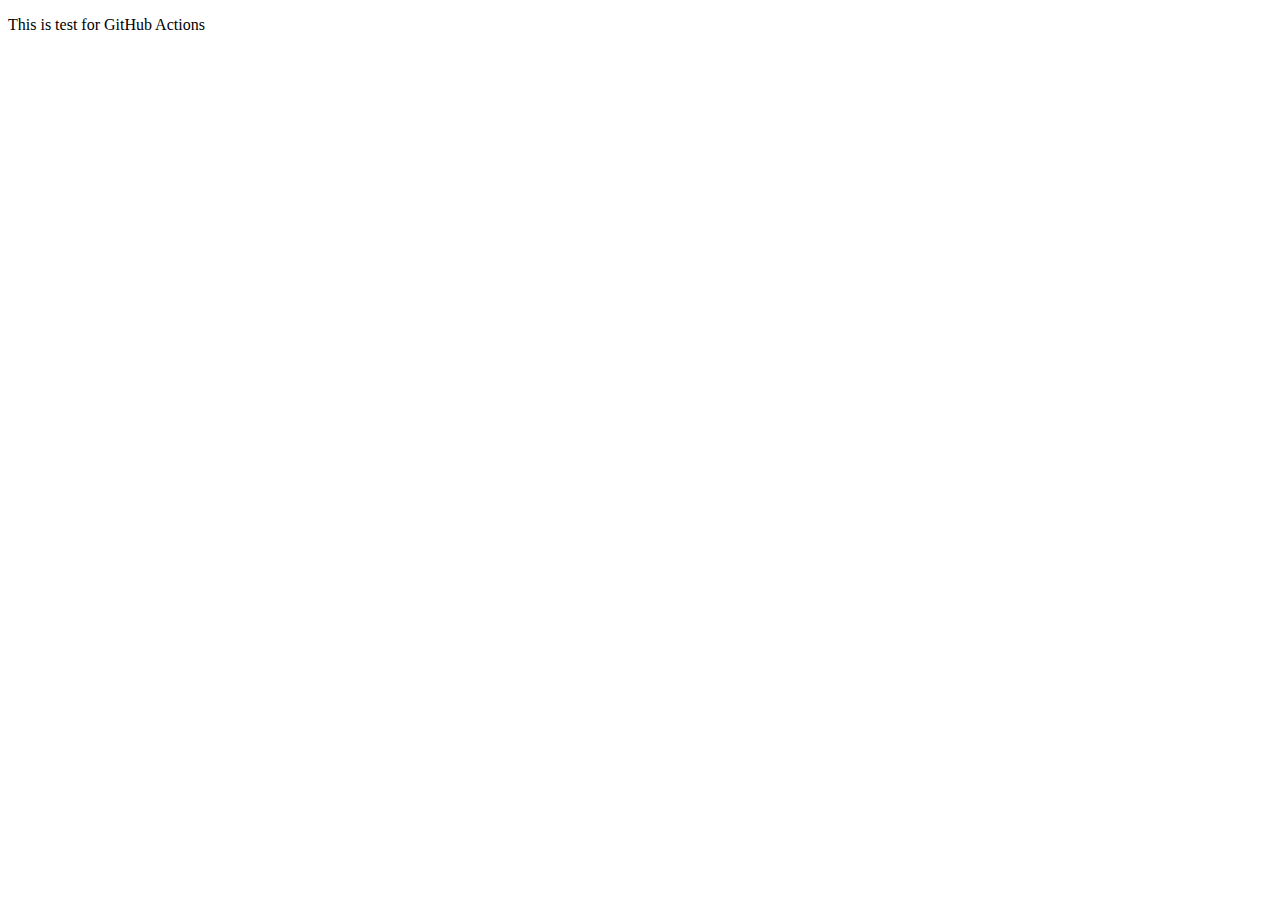
<file: test/index.html>
<!DOCTYPE html>
<html lang="en">
<head>
    <meta charset="UTF-8">
    <meta name="viewport" content="width=device-width, initial-scale=1.0">
    <title>Workflow  test</title>
</head>
<body>
    <p>This is test for GitHub Actions</p>
</body>
</html>
</file>
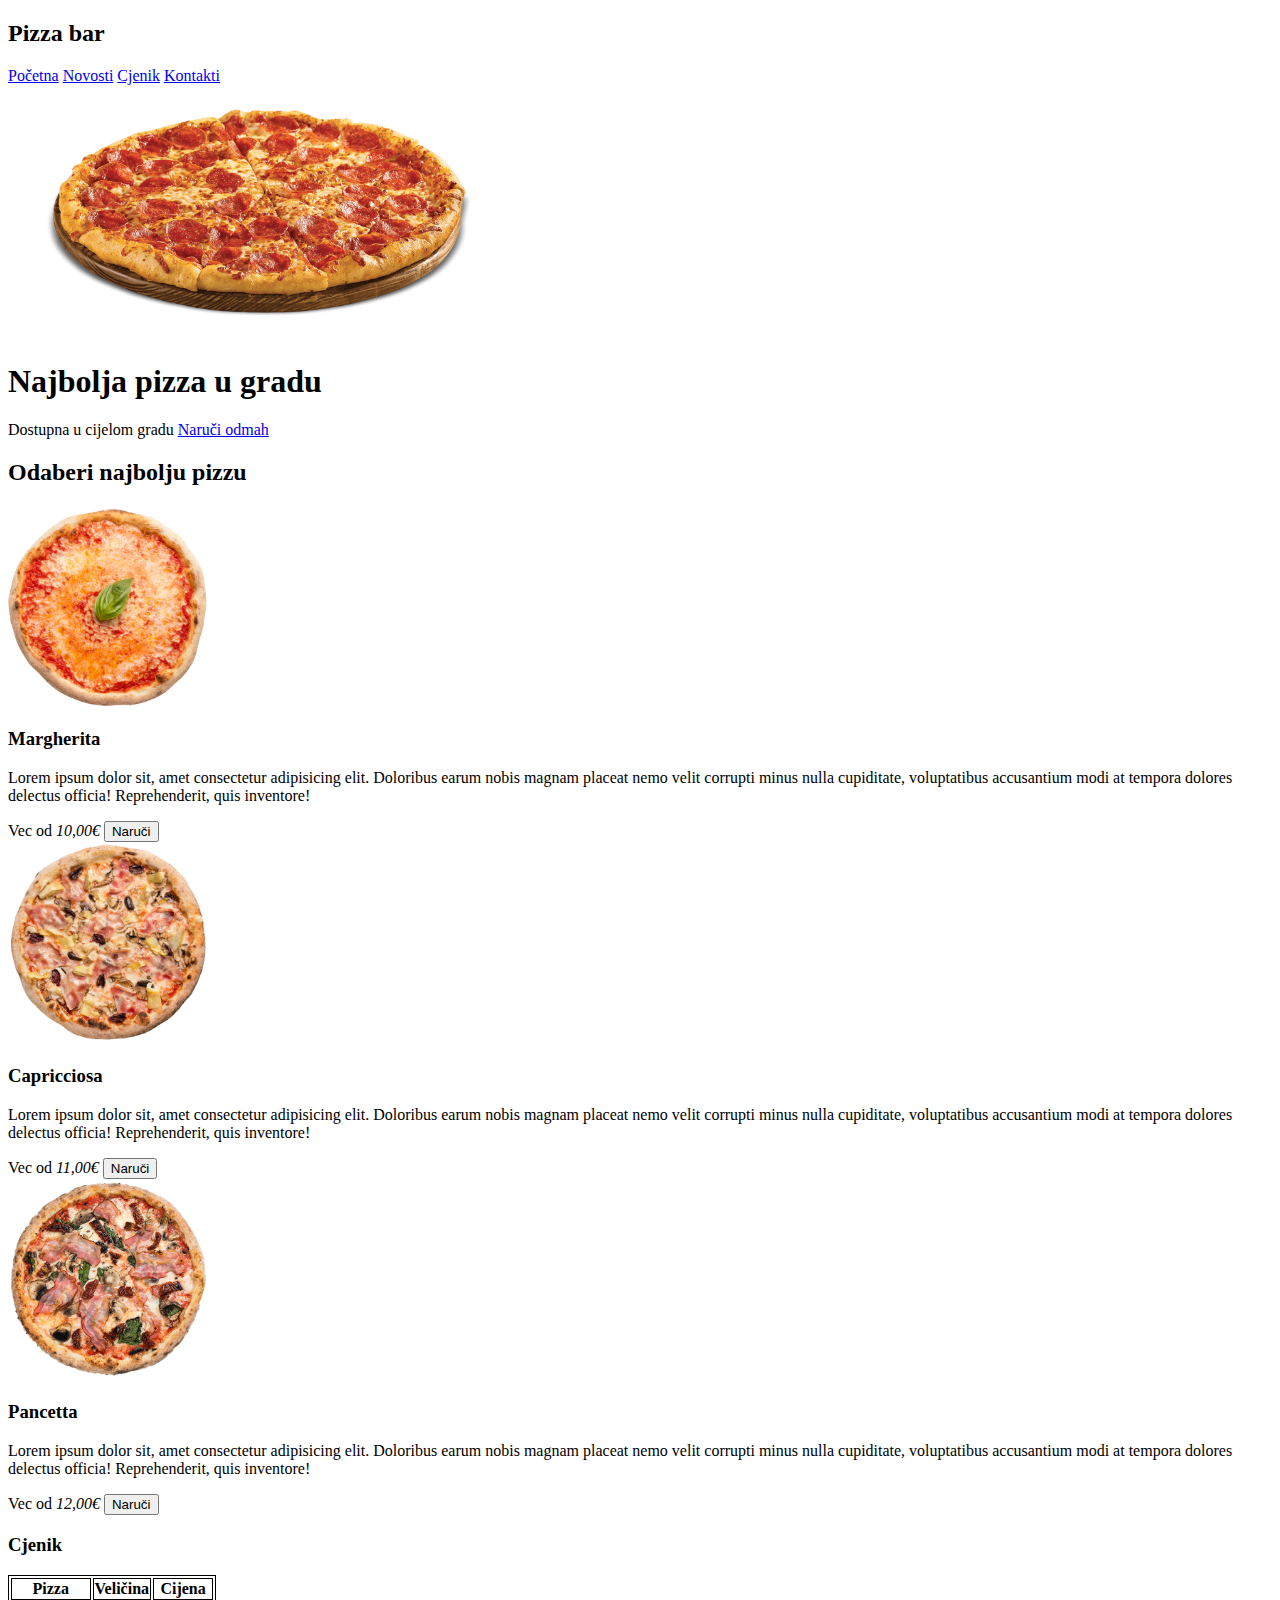
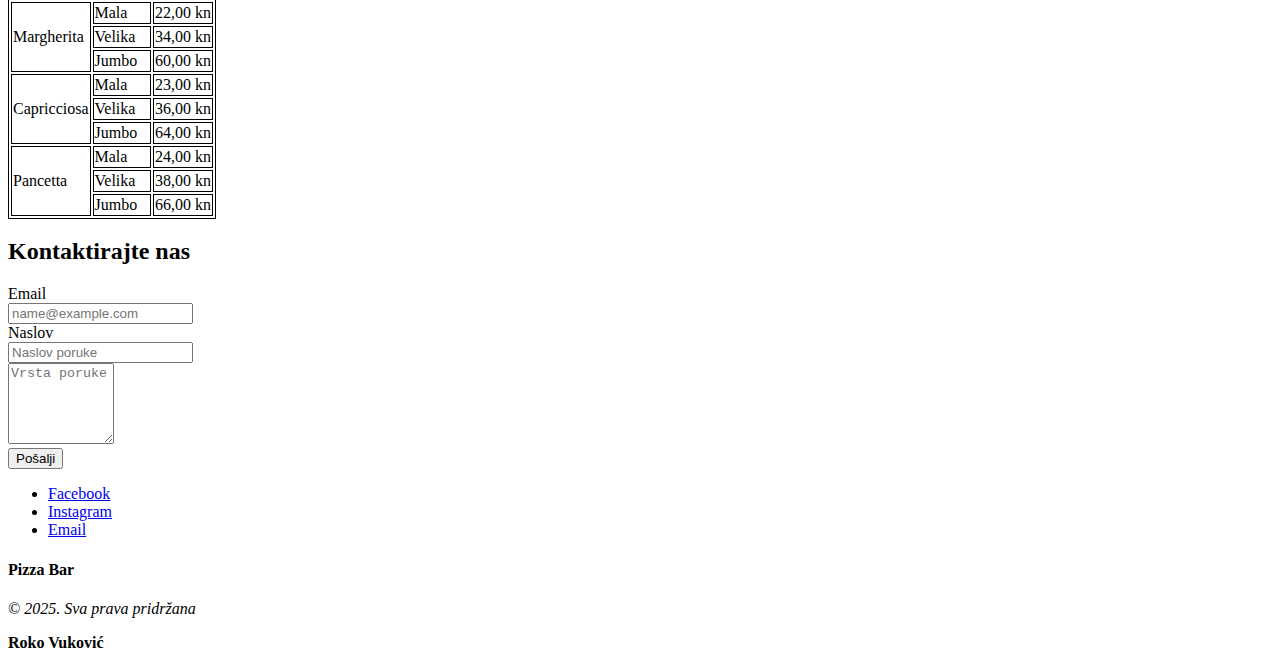
<file: Vjezba3/index.html>
<!DOCTYPE html>
<html lang="en">
<head>
    <meta charset="UTF-8">
    <meta name="viewport" content="width=device-width, initial-scale=1.0">
    <title>Vjezba 2</title>
</head>
    <body>
        <div class="container">
            <header>
                <h2>Pizza bar</h2>
                <nav>
                    <a href="#">Početna</a>
                    <a href="#">Novosti</a>
                    <a href="#">Cjenik</a>
                    <a href="#">Kontakti</a>
                </nav>
                <img src="./slike/Pizza-cover.png" alt="Pizza na stolu" style="width: 500px;">
                <section>
                    <h1>Najbolja pizza u gradu</h1>
                    <p>Dostupna u cijelom gradu <a href="#">Naruči odmah</a></p>
                </section>
            </header>
            <section id="akcija">
                <h2>Odaberi najbolju pizzu</h2>
                <div>
                    <article>
                        <img src="./slike/pizzas/margherita.png" alt="Margherita" width="200px" />
                        <h3>Margherita</h3>
                        <p>Lorem ipsum dolor sit, amet consectetur adipisicing elit. Doloribus earum nobis magnam placeat nemo velit corrupti minus nulla cupiditate, voluptatibus accusantium modi at tempora dolores delectus officia! Reprehenderit, quis inventore!</p>
                        <span>Vec od <em>10,00€</em></span>
                        <button>Naruči</button>
                    </article>
                    <article>
                        <img src="./slike/pizzas/capricciosa.png" alt="Capricciosa" width="200px" />
                        <h3>Capricciosa</h3>
                        <p>Lorem ipsum dolor sit, amet consectetur adipisicing elit. Doloribus earum nobis magnam placeat nemo velit corrupti minus nulla cupiditate, voluptatibus accusantium modi at tempora dolores delectus officia! Reprehenderit, quis inventore!</p>
                        <span>Vec od <em>11,00€</em></span>
                        <button>Naruči</button>
                    </article>
                    <article>
                        <img src="./slike/pizzas/pancetta.png" alt="Pancetta" width="200px" />
                        <h3>Pancetta</h3>
                        <p>Lorem ipsum dolor sit, amet consectetur adipisicing elit. Doloribus earum nobis magnam placeat nemo velit corrupti minus nulla cupiditate, voluptatibus accusantium modi at tempora dolores delectus officia! Reprehenderit, quis inventore!</p>
                        <span>Vec od <em>12,00€</em></span>
                        <button>Naruči</button>
                    </article>
                </div>
            </section>
            <seciton id="cjenik">
                <h3>Cjenik</h3>
                <table style="border: 1px solid black;">
                    <tbody>
                        <tr style="border: 1px solid black;">
                            <th style="border: 1px solid black;">Pizza</th>
                            <th style="border: 1px solid black;">Veličina</th>
                            <th style="border: 1px solid black;">Cijena</th>
                        </tr>

                        <tr style="border: 1px solid black;">
                            <td rowspan="3" style="border: 1px solid black;">Margherita</td>
                            <td style="border: 1px solid black;">Mala</td>
                            <td style="border: 1px solid black;">22,00 kn</td>
                        </tr>
                        <tr style="border: 1px solid black;">
                            <td style="border: 1px solid black;">Velika</td>
                            <td style="border: 1px solid black;">34,00 kn</td>
                        </tr>
                        <tr style="border: 1px solid black;">
                            <td style="border: 1px solid black;">Jumbo</td>
                            <td style="border: 1px solid black;">60,00 kn</td>
                        </tr>

                        <tr style="border: 1px solid black;">
                            <td rowspan="3" style="border: 1px solid black;">Capricciosa</td>
                            <td style="border: 1px solid black;">Mala</td>
                            <td style="border: 1px solid black;">23,00 kn</td>
                        </tr>
                        <tr style="border: 1px solid black;">
                            <td style="border: 1px solid black;">Velika</td>
                            <td style="border: 1px solid black;">36,00 kn</td>
                        </tr>
                        <tr style="border: 1px solid black;">
                            <td style="border: 1px solid black;">Jumbo</td>
                            <td style="border: 1px solid black;">64,00 kn</td>
                        </tr>

                        <tr style="border: 1px solid black;">
                            <td rowspan="3" style="border: 1px solid black;">Pancetta</td>
                            <td style="border: 1px solid black;">Mala</td>
                            <td style="border: 1px solid black;">24,00 kn</td>
                        </tr>
                        <tr style="border: 1px solid black;">
                            <td style="border: 1px solid black;">Velika</td>
                            <td style="border: 1px solid black;">38,00 kn</td>
                        </tr>
                        <tr style="border: 1px solid black;">
                            <td style="border: 1px solid black;">Jumbo</td>
                            <td style="border: 1px solid black;">66,00 kn</td>
                        </tr>
                    </tbody>
                </table>
            </section>
        

            <form>
                <h2>Kontaktirajte nas</h2>

                <label for="mail">Email</label>
                <br>
                <input id="mail" name="mail" type="email" placeholder="name@example.com" />
                <br>

                <label for="title">Naslov</label>
                <br>
                <input id="title" name="title" type="text" placeholder="Naslov poruke" />
                <br>

                <textarea placeholder="Vrsta poruke" style="width: 100px; height: 75px;"></textarea>
                <br>

                <input type="submit" value="Pošalji">
            </form>

            <footer>
                <ul>
                    <li><a href="https://facebook.com/" target="_blank">Facebook</a></li>
                    <li><a href="https://instagram.com/" target="_blank">Instagram</a></li>
                    <li><a href="maito:rvukov00@fesb.hr">Email</a></li>
                </ul>
                <h4>
                    Pizza Bar
                </h4>
                <p><i>&COPY; 2025. Sva prava pridržana</i></p>
                <p><b>Roko Vuković</b></p>
            </footer>
        </div>
    </body>
</html>
</file>
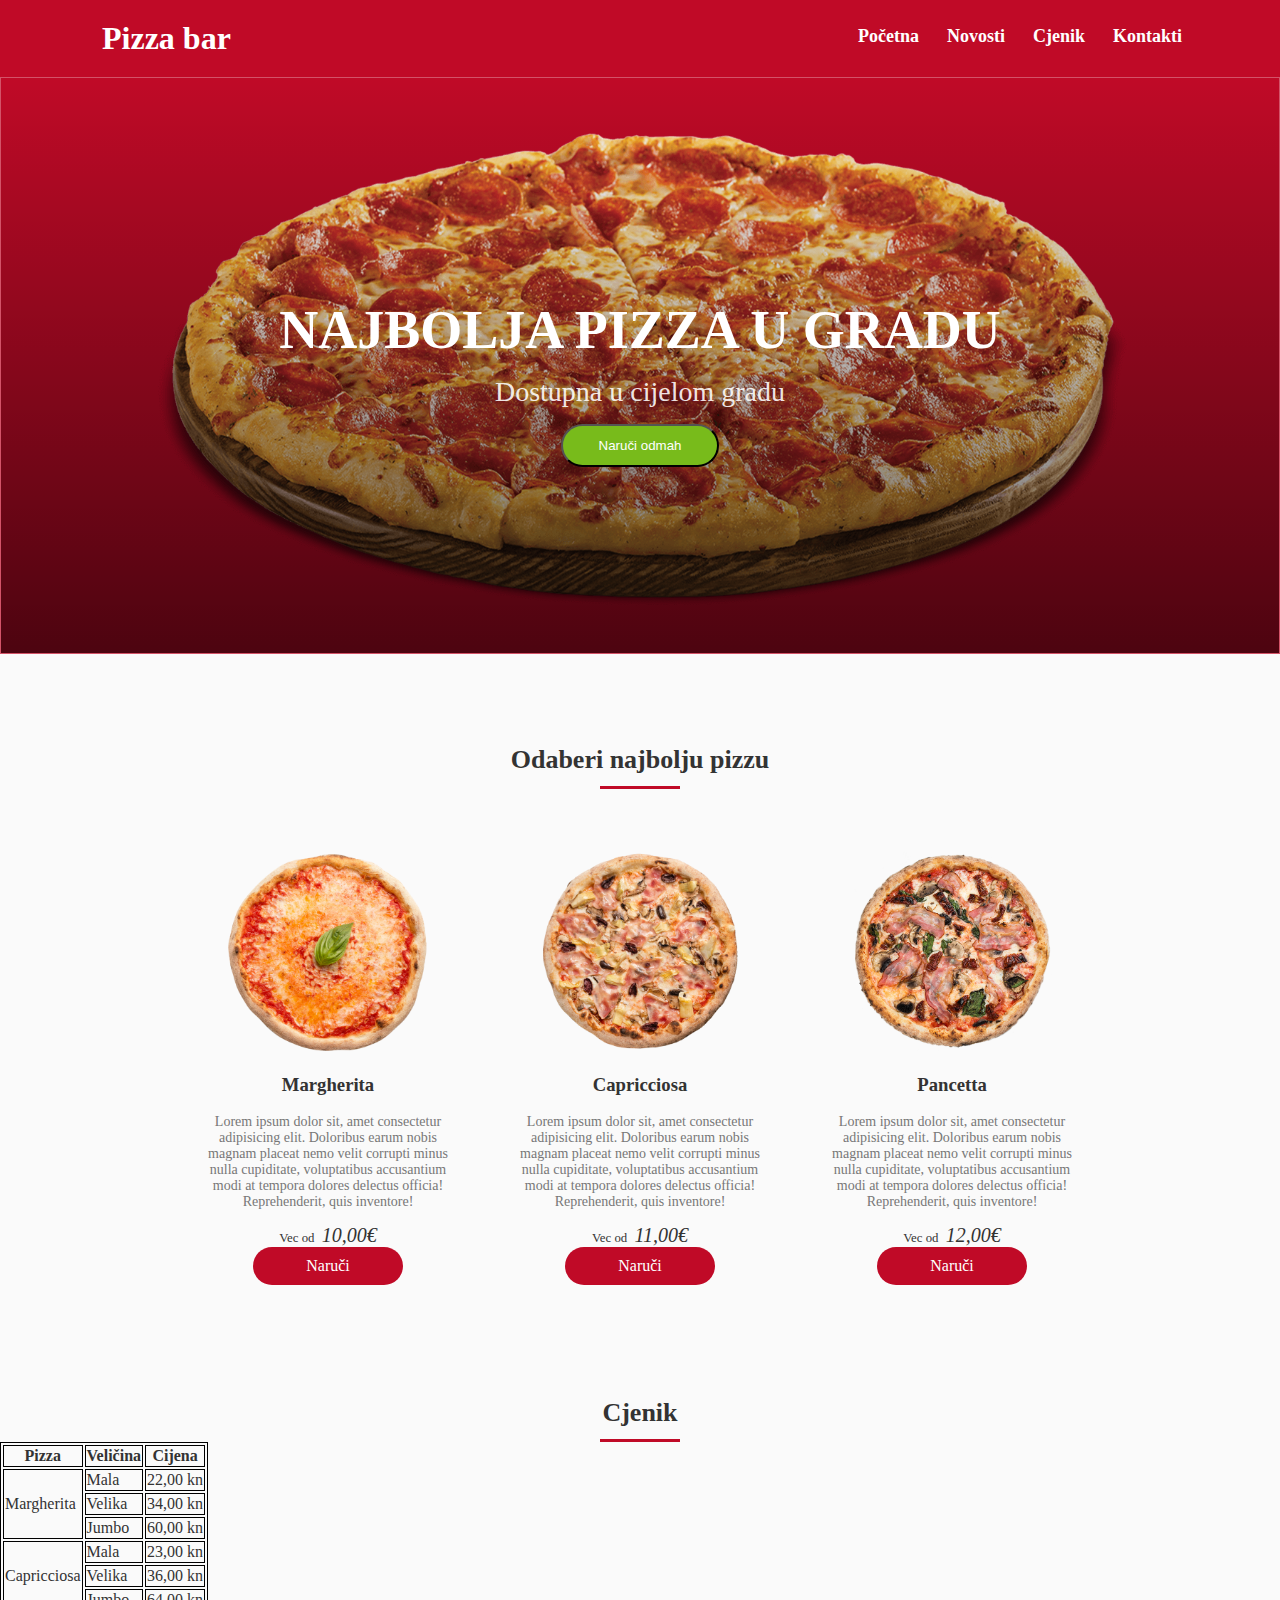
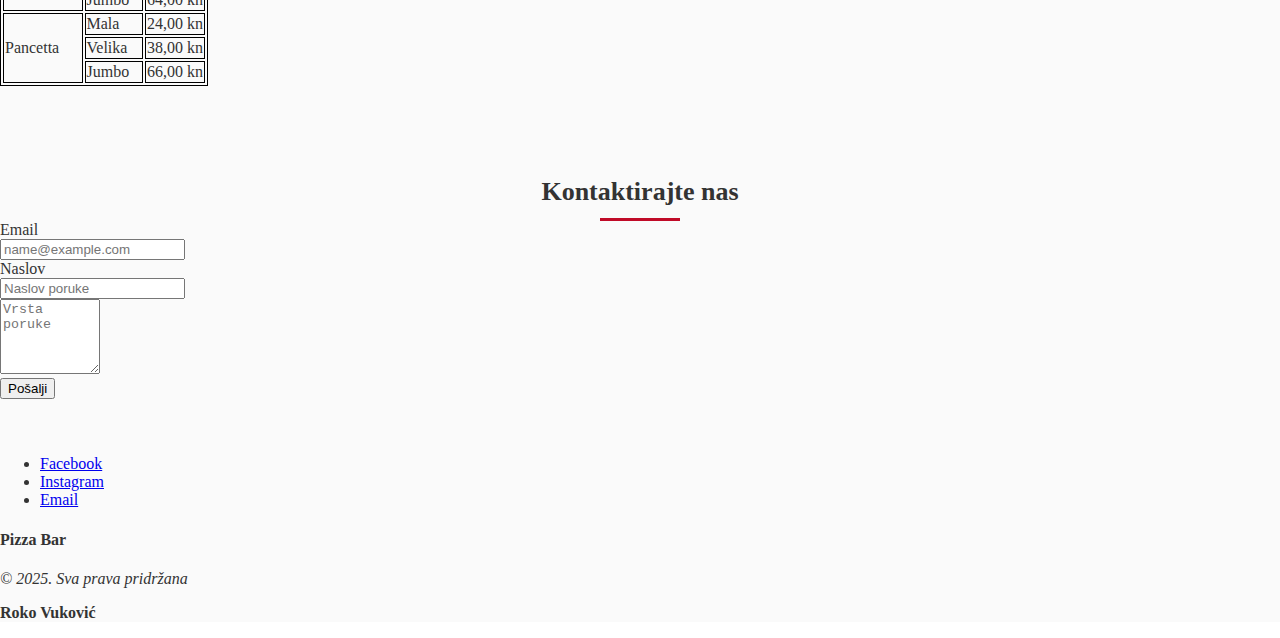
<file: Vjezba4/index.html>
<!DOCTYPE html>
<html lang="en">
<head>
    <meta charset="UTF-8">
    <meta name="viewport" content="width=device-width, initial-scale=1.0">
    <title>Vjezba 4</title>

    <link rel="stylesheet" href="./styles/style.css" />

</head>
    <body>
        <div id="wrapper">
            <header>
                <div class="container">
                <h2>Pizza bar</h2>
                <nav>
                    <a class="nav-links" href="#">Početna</a>
                    <a class="nav-links" href="#">Novosti</a>
                    <a class="nav-links" href="#">Cjenik</a>
                    <a class="nav-links" href="#">Kontakti</a>
                </nav>
                </div>
            </header>
            <section id="cover">
                <img src="./slike/Pizza-cover.png" alt="Pizza na stolu">
                <div id="bg-gradient"></div>
                <div class="cover-text container">
                    <h1>Najbolja pizza u gradu</h1>
                    <small>Dostupna u cijelom gradu </small>
                    <button class="action-btn">Naruči odmah</button>
                </div>
            </section>
            <section id="akcija" class="section-box">
                <h2 class="section-title">Odaberi najbolju pizzu</h2>
                <span class="title-underline"></span>
                <div id="pizzas-holder">
                    <article class="pizza-card">
                        <img src="./slike/pizzas/margherita.png" class="pizza-img" alt="Margherita" width="200px" />
                        <h3>Margherita</h3>
                        <p class="pizza-desc">Lorem ipsum dolor sit, amet consectetur adipisicing elit. Doloribus earum nobis magnam placeat nemo velit corrupti minus nulla cupiditate, voluptatibus accusantium modi at tempora dolores delectus officia! Reprehenderit, quis inventore!</p>
                        <span class="pizza-price">Vec od <em>10,00€</em></span>
                        <button class="pizza-btn">Naruči</button>
                    </article>
                    <article class="pizza-card">
                        <img src="./slike/pizzas/capricciosa.png" class="pizza-img" alt="Capricciosa" width="200px" />
                        <h3>Capricciosa</h3>
                        <p class="pizza-desc">Lorem ipsum dolor sit, amet consectetur adipisicing elit. Doloribus earum nobis magnam placeat nemo velit corrupti minus nulla cupiditate, voluptatibus accusantium modi at tempora dolores delectus officia! Reprehenderit, quis inventore!</p>
                        <span class="pizza-price">Vec od <em>11,00€</em></span>
                        <button class="pizza-btn">Naruči</button>
                    </article>
                    <article class="pizza-card">
                        <img src="./slike/pizzas/pancetta.png" class="pizza-img" alt="Pancetta" width="200px" />
                        <h3>Pancetta</h3>
                        <p class="pizza-desc">Lorem ipsum dolor sit, amet consectetur adipisicing elit. Doloribus earum nobis magnam placeat nemo velit corrupti minus nulla cupiditate, voluptatibus accusantium modi at tempora dolores delectus officia! Reprehenderit, quis inventore!</p>
                        <span class="pizza-price">Vec od <em>12,00€</em></span>
                        <button class="pizza-btn">Naruči</button>
                    </article>
                </div>
            </section>
            <seciton id="cjenik" class="section-box">
                <h3 class="section-title">Cjenik</h3>
                <span class="title-underline"></span>
                <table style="border: 1px solid black;">
                    <tbody>
                        <tr style="border: 1px solid black;">
                            <th style="border: 1px solid black;">Pizza</th>
                            <th style="border: 1px solid black;">Veličina</th>
                            <th style="border: 1px solid black;">Cijena</th>
                        </tr>

                        <tr style="border: 1px solid black;">
                            <td rowspan="3" style="border: 1px solid black;">Margherita</td>
                            <td style="border: 1px solid black;">Mala</td>
                            <td style="border: 1px solid black;">22,00 kn</td>
                        </tr>
                        <tr style="border: 1px solid black;">
                            <td style="border: 1px solid black;">Velika</td>
                            <td style="border: 1px solid black;">34,00 kn</td>
                        </tr>
                        <tr style="border: 1px solid black;">
                            <td style="border: 1px solid black;">Jumbo</td>
                            <td style="border: 1px solid black;">60,00 kn</td>
                        </tr>

                        <tr style="border: 1px solid black;">
                            <td rowspan="3" style="border: 1px solid black;">Capricciosa</td>
                            <td style="border: 1px solid black;">Mala</td>
                            <td style="border: 1px solid black;">23,00 kn</td>
                        </tr>
                        <tr style="border: 1px solid black;">
                            <td style="border: 1px solid black;">Velika</td>
                            <td style="border: 1px solid black;">36,00 kn</td>
                        </tr>
                        <tr style="border: 1px solid black;">
                            <td style="border: 1px solid black;">Jumbo</td>
                            <td style="border: 1px solid black;">64,00 kn</td>
                        </tr>

                        <tr style="border: 1px solid black;">
                            <td rowspan="3" style="border: 1px solid black;">Pancetta</td>
                            <td style="border: 1px solid black;">Mala</td>
                            <td style="border: 1px solid black;">24,00 kn</td>
                        </tr>
                        <tr style="border: 1px solid black;">
                            <td style="border: 1px solid black;">Velika</td>
                            <td style="border: 1px solid black;">38,00 kn</td>
                        </tr>
                        <tr style="border: 1px solid black;">
                            <td style="border: 1px solid black;">Jumbo</td>
                            <td style="border: 1px solid black;">66,00 kn</td>
                        </tr>
                    </tbody>
                </table>
            </section>
        
            <section id="contact" class="section-box">
            <form>
                <h2 class="section-title">Kontaktirajte nas</h2>
                <span class="title-underline"></span>

                <label for="mail">Email</label>
                <br>
                <input id="mail" name="mail" type="email" placeholder="name@example.com" />
                <br>

                <label for="title">Naslov</label>
                <br>
                <input id="title" name="title" type="text" placeholder="Naslov poruke" />
                <br>

                <textarea placeholder="Vrsta poruke" style="width: 100px; height: 75px;"></textarea>
                <br>

                <input type="submit" value="Pošalji">
            </form>
            </section>

            <footer>
                <ul>
                    <li><a href="https://facebook.com/" target="_blank">Facebook</a></li>
                    <li><a href="https://instagram.com/" target="_blank">Instagram</a></li>
                    <li><a href="maito:rvukov00@fesb.hr">Email</a></li>
                </ul>
                <h4>
                    Pizza Bar
                </h4>
                <p><i>&COPY; 2025. Sva prava pridržana</i></p>
                <p><b>Roko Vuković</b></p>     
            </footer>
        </div>
    </body>
</html>
</file>
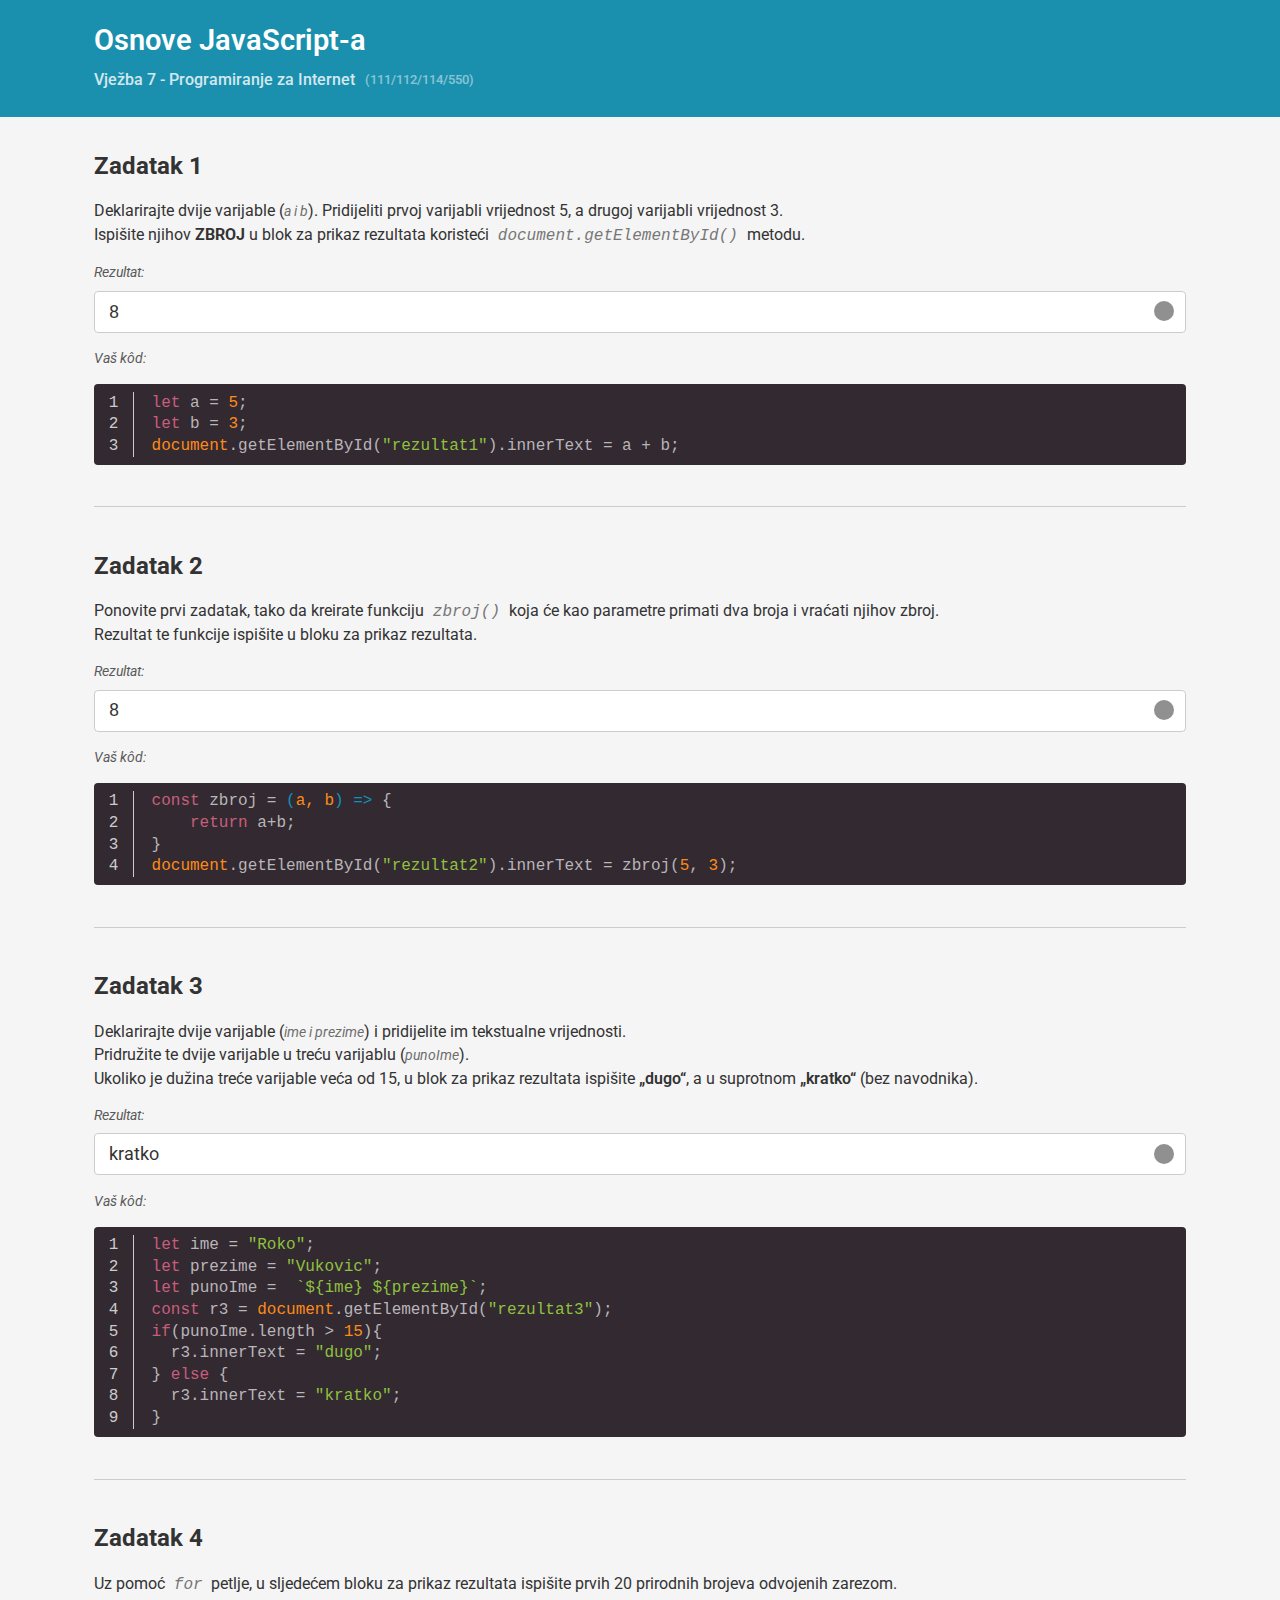
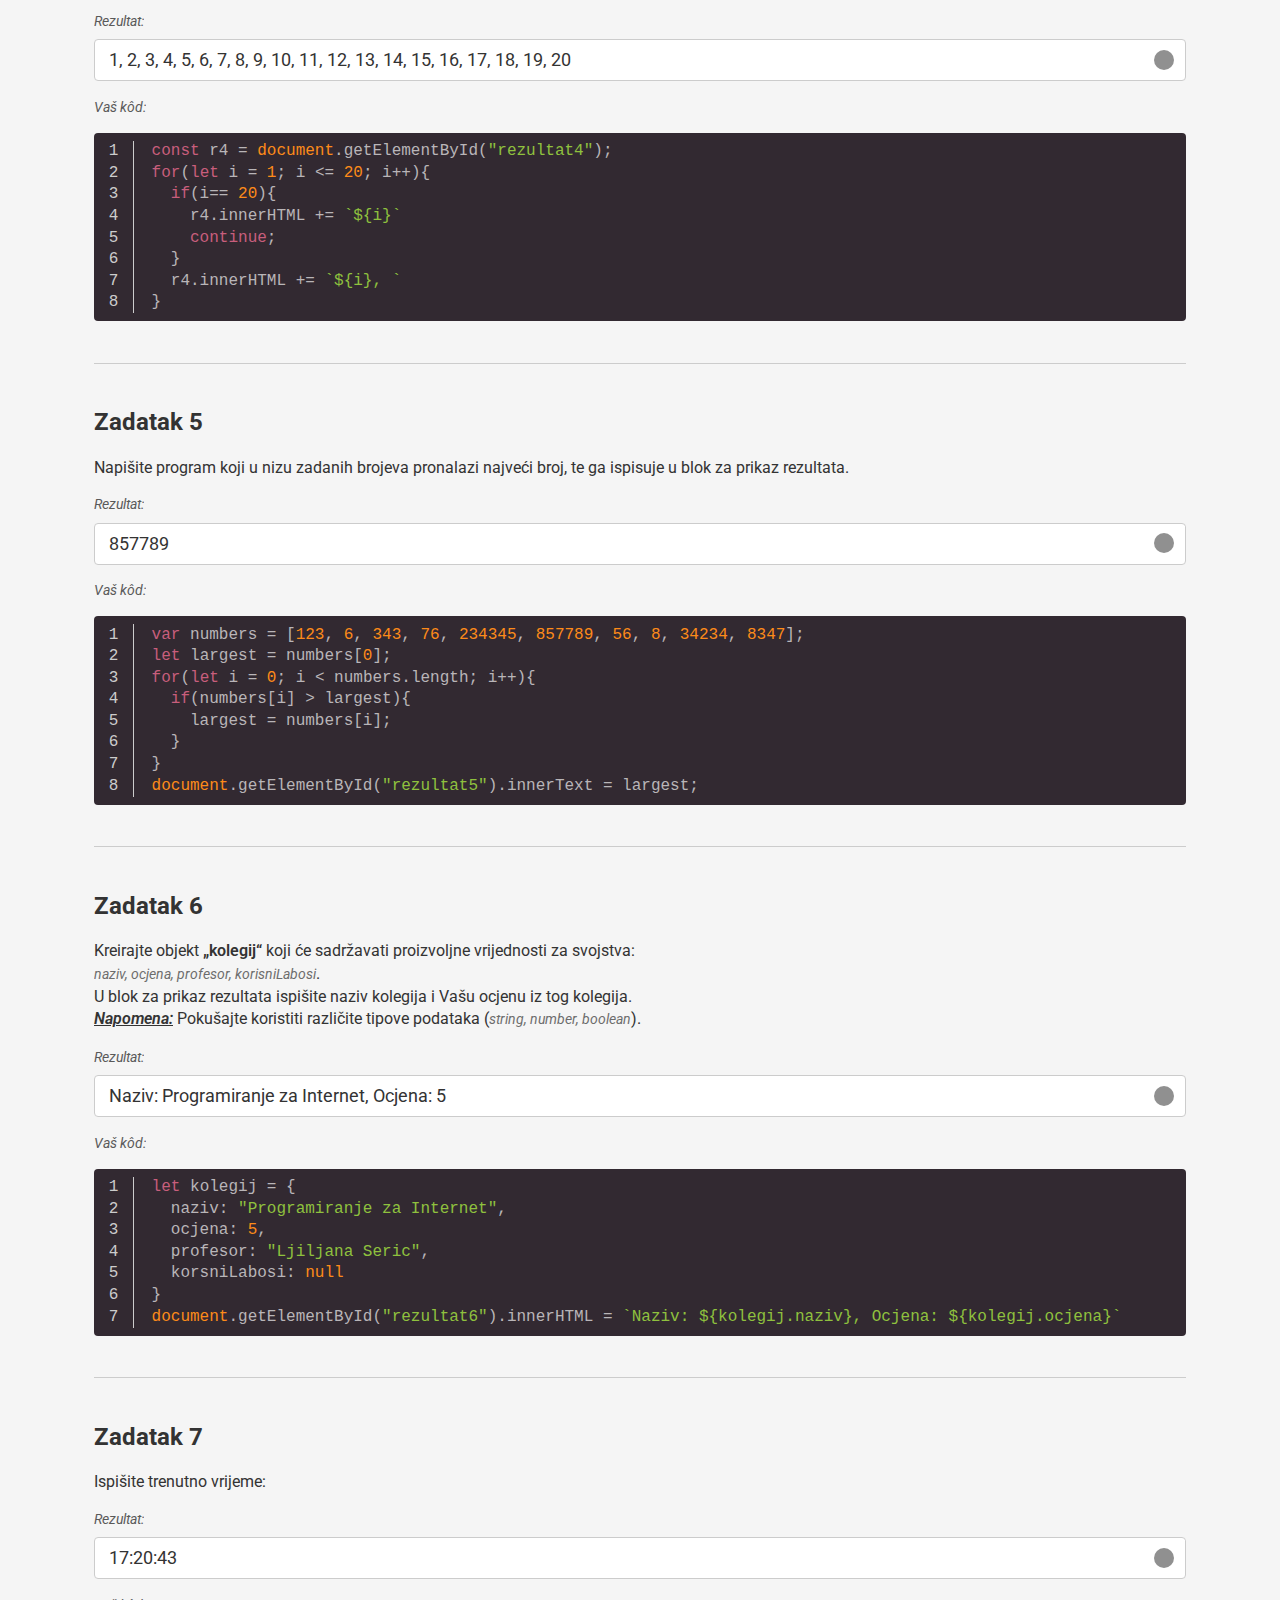
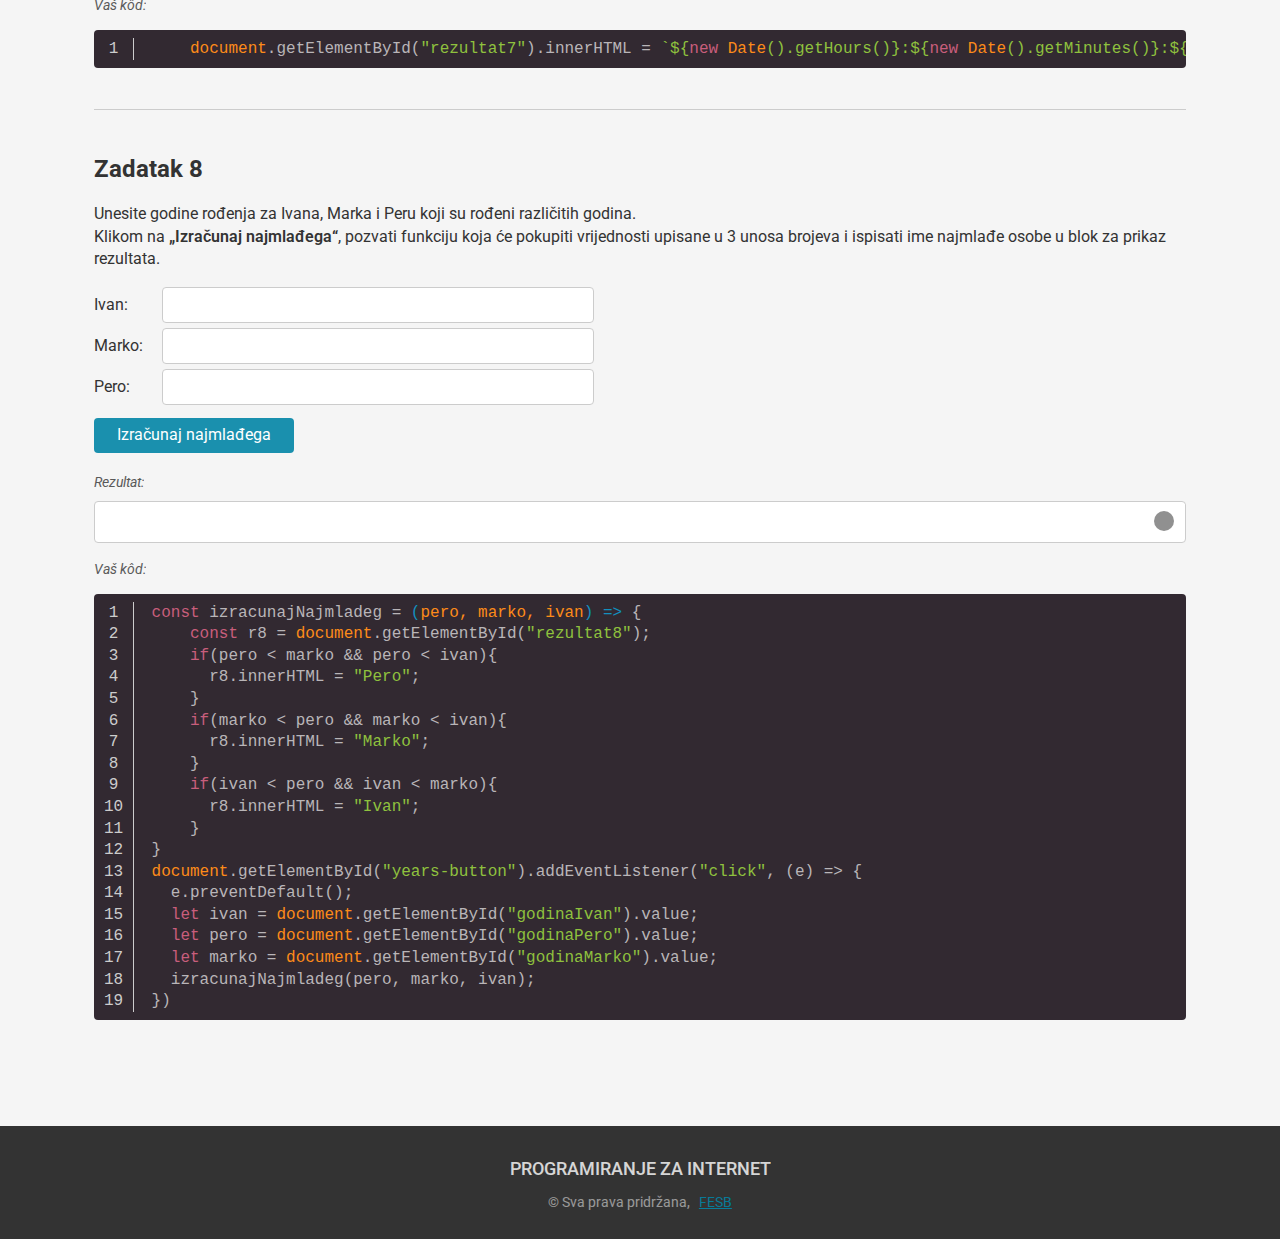
<file: Vjezba7/index.html>
<!DOCTYPE html>
<html lang="hr">
  <head>
    <meta charset="utf-8" />
    <meta http-equiv="X-UA-Compatible" content="IE=edge" />
    <title>Vježba 7 - PZI</title>
    <meta name="viewport" content="width=device-width, initial-scale=1" />
    <link rel="stylesheet" href="./styles/stil.css" />
    <link rel="stylesheet" href="./styles/normalize.css" />
    <link
      href="https://fonts.googleapis.com/css?family=Roboto"
      rel="stylesheet"
    />
    <link
      rel="stylesheet"
      href="https://use.fontawesome.com/releases/v5.5.0/css/all.css"
      integrity="sha384-B4dIYHKNBt8Bc12p+WXckhzcICo0wtJAoU8YZTY5qE0Id1GSseTk6S+L3BlXeVIU"
      crossorigin="anonymous"
    />

    <!-- Including Code Highlight Package with Theme -->
    <link rel="stylesheet" href="./styles/hopscotch.css" />
    <script src="./js/highlight.pack.js"></script>
    <script src="./js/highlightjs-line-numbers.min.js"></script>
  </head>
  <body>
    <header id="page-header">
      <div class="container">
        <h1 class="title">Osnove JavaScript-a</h1>
        <div class="subtitle">
          <span>Vježba 7 - Programiranje za Internet</span>
          <small>(111/112/114/550)</small>
        </div>
      </div>
    </header>
    <div id="main-content" class="container">
      <section id="task1">
        <header>
          <div class="section-header">
            <h2>Zadatak 1</h2>
            <p>
              Deklarirajte dvije varijable (<em>a i b</em>). Pridijeliti prvoj
              varijabli vrijednost 5, a drugoj varijabli vrijednost 3. <br />
              Ispišite njihov <b>zbroj</b> u blok za prikaz rezultata koristeći
              <code>document.getElementById()</code> metodu.
            </p>
          </div>
        </header>
        <div class="section-content">
          <div class="result-box">
            <em>Rezultat:</em>
            <div id="rezultat1" class="result"></div>
            <div class="info-box">
              <div class="info-icon"><i class="fas fa-info"></i></div>
              <div class="info-text"><span>ID:</span><em>rezultat1</em></div>
            </div>
          </div>
          <div class="code-box">
            <em>Vaš kôd:</em>
            <pre>
              <code id="code1" class="code" lang="javascript"></code>
            </pre>
          </div>
        </div>
      </section>
      <section id="task2">
        <header>
          <div class="section-header">
            <h2>Zadatak 2</h2>
            <p>
              Ponovite prvi zadatak, tako da kreirate funkciju
              <code>zbroj()</code> koja će kao parametre primati dva broja i
              vraćati njihov zbroj. <br />
              Rezultat te funkcije ispišite u bloku za prikaz rezultata.
            </p>
          </div>
        </header>
        <div class="section-content">
          <div class="result-box">
            <em>Rezultat:</em>
            <div id="rezultat2" class="result"></div>
            <div class="info-box">
              <div class="info-icon"><i class="fas fa-info"></i></div>
              <div class="info-text"><span>ID:</span><em>rezultat2</em></div>
            </div>
          </div>
          <div class="code-box">
            <em>Vaš kôd:</em>
            <pre>
              <code id="code2" class="code" lang="javascript"></code>
            </pre>
          </div>
        </div>
      </section>
      <section id="task3">
        <header>
          <div class="section-header">
            <h2>Zadatak 3</h2>
            <p>
              Deklarirajte dvije varijable (<em>ime i prezime</em>) i
              pridijelite im tekstualne vrijednosti. <br />
              Pridružite te dvije varijable u treću varijablu
              (<em>punoIme</em>). <br />
              Ukoliko je dužina treće varijable veća od 15, u blok za prikaz
              rezultata ispišite <q>dugo</q>, a u suprotnom <q>kratko</q> (bez
              navodnika).
            </p>
          </div>
        </header>
        <div class="section-content">
          <div class="result-box">
            <em>Rezultat:</em>
            <div id="rezultat3" class="result"></div>
            <div class="info-box">
              <div class="info-icon"><i class="fas fa-info"></i></div>
              <div class="info-text"><span>ID:</span><em>rezultat3</em></div>
            </div>
          </div>
          <div class="code-box">
            <em>Vaš kôd:</em>
            <pre>
              <code id="code3" class="code" lang="javascript"></code>
            </pre>
          </div>
        </div>
      </section>
      <section id="task4">
        <header>
          <div class="section-header">
            <h2>Zadatak 4</h2>
            <p>
              Uz pomoć <code>for</code> petlje, u sljedećem bloku za prikaz
              rezultata ispišite prvih 20 prirodnih brojeva odvojenih zarezom.
            </p>
          </div>
        </header>
        <div class="section-content">
          <div class="result-box">
            <em>Rezultat:</em>
            <div id="rezultat4" class="result"></div>
            <div class="info-box">
              <div class="info-icon"><i class="fas fa-info"></i></div>
              <div class="info-text"><span>ID:</span><em>rezultat4</em></div>
            </div>
          </div>
          <div class="code-box">
            <em>Vaš kôd:</em>
            <pre>
              <code id="code4" class="code" lang="javascript"></code>
            </pre>
          </div>
        </div>
      </section>
      <section id="task5">
        <header>
          <div class="section-header">
            <h2>Zadatak 5</h2>
            <p>
              Napišite program koji u nizu zadanih brojeva pronalazi najveći
              broj, te ga ispisuje u blok za prikaz rezultata.
            </p>
          </div>
        </header>
        <div class="section-content">
          <div class="result-box">
            <em>Rezultat:</em>
            <div id="rezultat5" class="result"></div>
            <div class="info-box">
              <div class="info-icon"><i class="fas fa-info"></i></div>
              <div class="info-text"><span>ID:</span><em>rezultat5</em></div>
            </div>
          </div>
          <div class="code-box">
            <em>Vaš kôd:</em>
            <pre>
              <code id="code5" class="code" lang="javascript"></code>
            </pre>
          </div>
        </div>
      </section>
      <section id="task6">
        <header>
          <div class="section-header">
            <h2>Zadatak 6</h2>
            <p>
              Kreirajte objekt <q>kolegij</q> koji će sadržavati proizvoljne
              vrijednosti za svojstva: <br />
              <em>naziv, ocjena, profesor, korisniLabosi</em>. <br />
              U blok za prikaz rezultata ispišite naziv kolegija i Vašu ocjenu
              iz tog kolegija. <br />
              <i>Napomena:</i> Pokušajte koristiti različite tipove podataka
              (<em>string, number, boolean</em>). <br />
            </p>
          </div>
        </header>
        <div class="section-content">
          <div class="result-box">
            <em>Rezultat:</em>
            <div id="rezultat6" class="result"></div>
            <div class="info-box">
              <div class="info-icon"><i class="fas fa-info"></i></div>
              <div class="info-text"><span>ID:</span><em>rezultat6</em></div>
            </div>
          </div>
          <div class="code-box">
            <em>Vaš kôd:</em>
            <pre>
              <code id="code6" class="code" lang="javascript"></code>
            </pre>
          </div>
        </div>
      </section>
      <section id="task7">
        <header>
          <div class="section-header">
            <h2>Zadatak 7</h2>
            <p>Ispišite trenutno vrijeme:</p>
          </div>
        </header>
        <div class="section-content">
          <div class="result-box">
            <em>Rezultat:</em>
            <div id="rezultat7" class="result"></div>
            <div class="info-box">
              <div class="info-icon"><i class="fas fa-info"></i></div>
              <div class="info-text"><span>ID:</span><em>rezultat7</em></div>
            </div>
          </div>
          <div class="code-box">
            <em>Vaš kôd:</em>
            <pre>
              <code id="code7" class="code" lang="javascript"></code>
            </pre>
          </div>
        </div>
      </section>
      <section id="task8">
        <header>
          <div class="section-header">
            <h2>Zadatak 8</h2>
            <p>
              Unesite godine rođenja za Ivana, Marka i Peru koji su rođeni
              različitih godina. <br />
              Klikom na <q>Izračunaj najmlađega</q>, pozvati funkciju koja će
              pokupiti vrijednosti upisane u 3 unosa brojeva i ispisati ime
              najmlađe osobe u blok za prikaz rezultata.
            </p>
            <form>
              <div class="input-box">
                <label for="godinaIvan">Ivan:</label>
                <input type="number" name="godinaIvan" id="godinaIvan" />
              </div>
              <div class="input-box">
                <label for="godinaMarko">Marko:</label>
                <input type="number" name="godinaMarko" id="godinaMarko" />
              </div>
              <div class="input-box">
                <label for="godinaPero">Pero:</label>
                <input type="number" name="godinaPero" id="godinaPero" />
              </div>
              <input
                type="button"
                id="years-button"
                value="Izračunaj najmlađega"
              />
            </form>
          </div>
        </header>
        <div class="section-content">
          <div class="result-box">
            <em>Rezultat:</em>
            <div id="rezultat8" class="result"></div>
            <div class="info-box">
              <div class="info-icon"><i class="fas fa-info"></i></div>
              <div class="info-text"><span>ID:</span><em>rezultat8</em></div>
            </div>
          </div>
          <div class="code-box">
            <em>Vaš kôd:</em>
            <pre>
              <code id="code8" class="code" lang="javascript"></code>
            </pre>
          </div>
        </div>
      </section>
    </div>
    <footer>
      <div class="container">
        <h4>Programiranje za Internet</h4>
        <p>
          <span>&copy; Sva prava pridržana,</span>
          <a href="https://www.fesb.unist.hr/" target="_blank">FESB</a>
        </p>
      </div>
    </footer>

    <!--
      Unutar <script> elementa s id-om "zadatak1", napisati JavaScript kôd za 'Zadatak 1'
    -->
    <script id="zadatak1">
      let a = 5;
      let b = 3;
      document.getElementById("rezultat1").innerText = a + b;
    </script>

    <!-- Unutar <script> elementa napisati JavaScript kôd za 'Zadatak 2' -->
    <script id="zadatak2">
      const zbroj = (a, b) => {
          return a+b;
      }
      document.getElementById("rezultat2").innerText = zbroj(5, 3);
    </script>

    <!-- Unutar <script> elementa napisati JavaScript kôd za 'Zadatak 3' -->
    <script id="zadatak3">
      let ime = "Roko";
      let prezime = "Vukovic";
      let punoIme =  `${ime} ${prezime}`;
      const r3 = document.getElementById("rezultat3"); 
      if(punoIme.length > 15){
        r3.innerText = "dugo";
      } else {
        r3.innerText = "kratko";
      }

    </script>

    <!-- Unutar <script> elementa napisati JavaScript kôd za 'Zadatak 4' -->
    <script id="zadatak4">
      const r4 = document.getElementById("rezultat4");
      for(let i = 1; i <= 20; i++){
        if(i== 20){
          r4.innerHTML += `${i}`
          continue;
        }
        r4.innerHTML += `${i}, `
      } 
    </script>

    <!-- Unutar <script> elementa napisati JavaScript kôd za 'Zadatak 5' -->
    <script id="zadatak5">
      var numbers = [123, 6, 343, 76, 234345, 857789, 56, 8, 34234, 8347];
      let largest = numbers[0];
      for(let i = 0; i < numbers.length; i++){
        if(numbers[i] > largest){
          largest = numbers[i];
        }
      }
      document.getElementById("rezultat5").innerText = largest;
    </script>

    <!-- Unutar <script> elementa napisati JavaScript kôd za 'Zadatak 6' -->
    <script id="zadatak6">
      let kolegij = {
        naziv: "Programiranje za Internet",
        ocjena: 5,
        profesor: "Ljiljana Seric",
        korsniLabosi: null
      }
      document.getElementById("rezultat6").innerHTML = `Naziv: ${kolegij.naziv}, Ocjena: ${kolegij.ocjena}`
    </script>

    <!-- Unutar <script> elementa napisati JavaScript kôd za 'Zadatak 7' -->
    <script id="zadatak7">
          document.getElementById("rezultat7").innerHTML = `${new Date().getHours()}:${new Date().getMinutes()}:${new Date().getSeconds()}`
    </script>

    <!-- Unutar <script> elementa napisati JavaScript kôd za 'Zadatak 8' -->
    <script id="zadatak8">
      const izracunajNajmladeg = (pero, marko, ivan) => {
          const r8 = document.getElementById("rezultat8");
          if(pero < marko && pero < ivan){
            r8.innerHTML = "Pero";
          }
          if(marko < pero && marko < ivan){
            r8.innerHTML = "Marko";
          }
          if(ivan < pero && ivan < marko){
            r8.innerHTML = "Ivan";
          }
      }

      document.getElementById("years-button").addEventListener("click", (e) => {
        e.preventDefault();        
        
        let ivan = document.getElementById("godinaIvan").value;
        let pero = document.getElementById("godinaPero").value;
        let marko = document.getElementById("godinaMarko").value;

        izracunajNajmladeg(pero, marko, ivan);
      })

    </script>

    <!-- Custom script for rendering Code Highlighter -->
    <script src="./js/skripta.js"></script>
  </body>
</html>
</file>
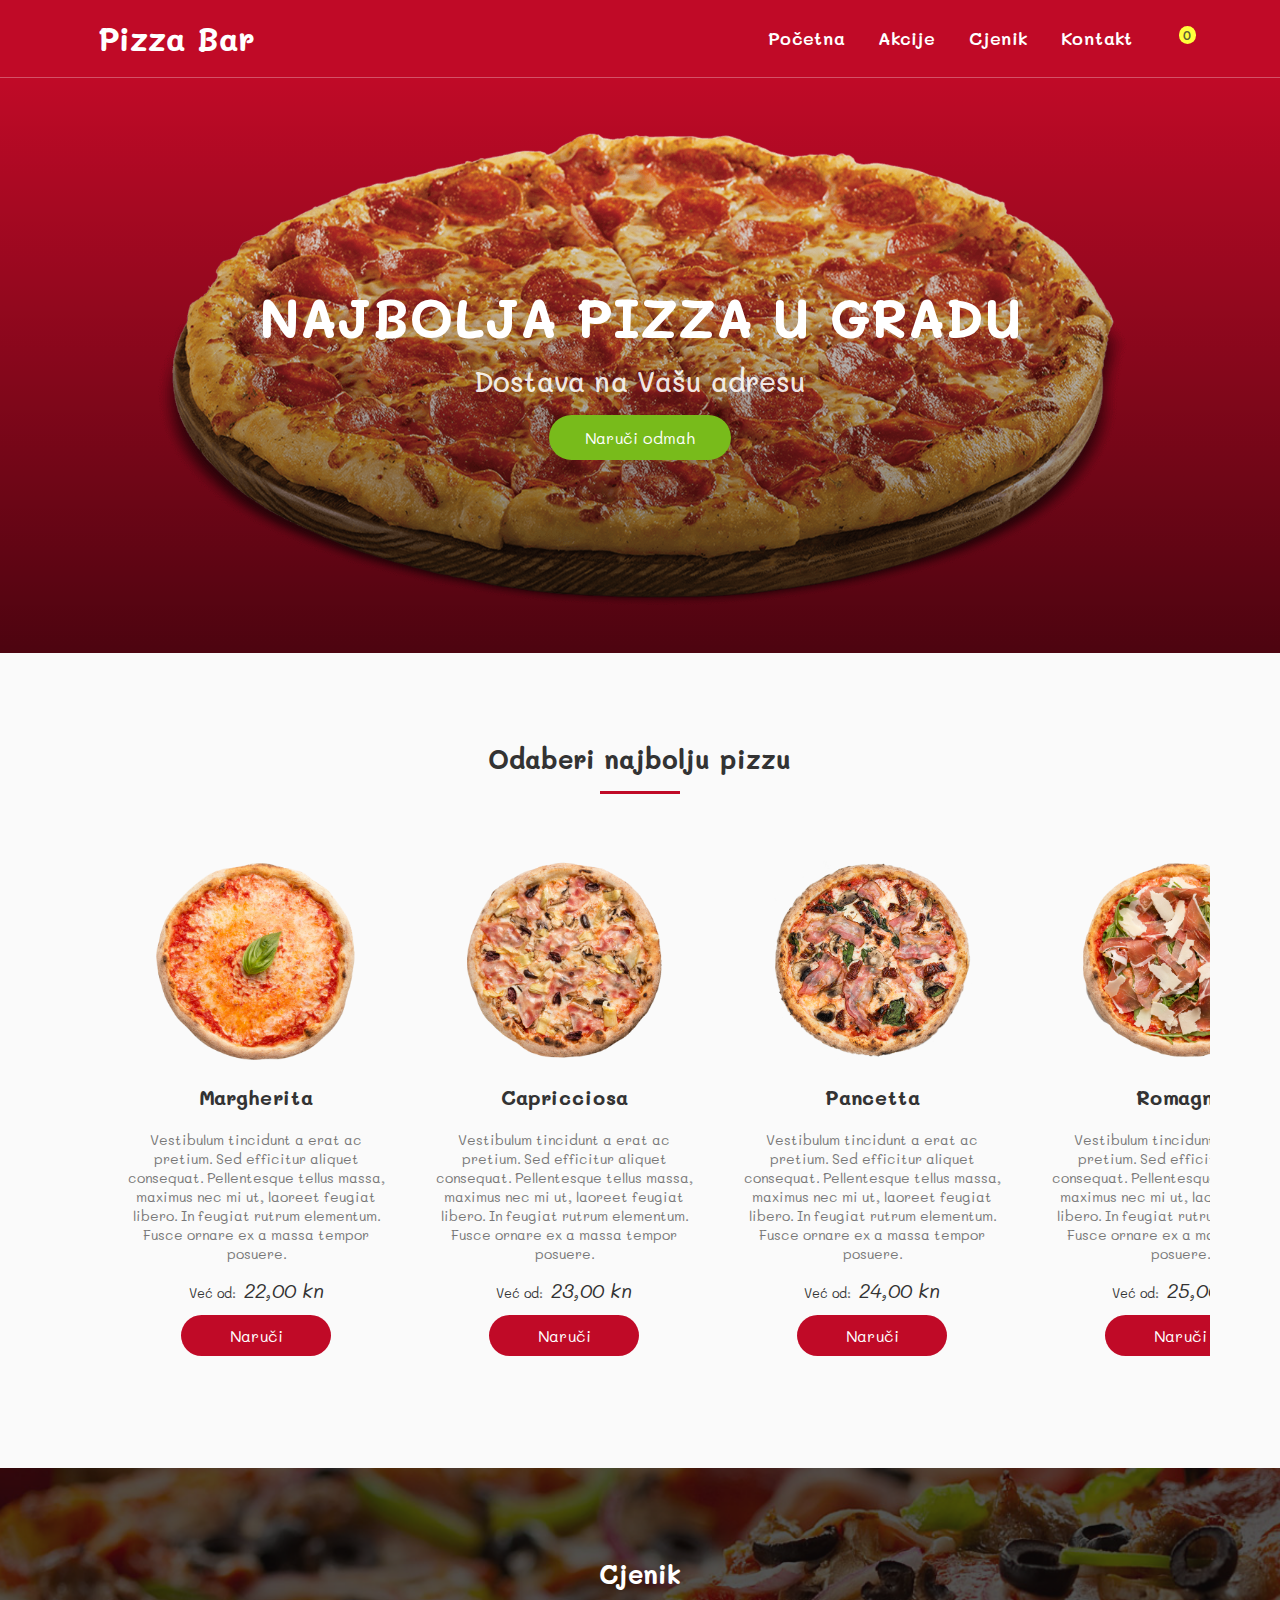
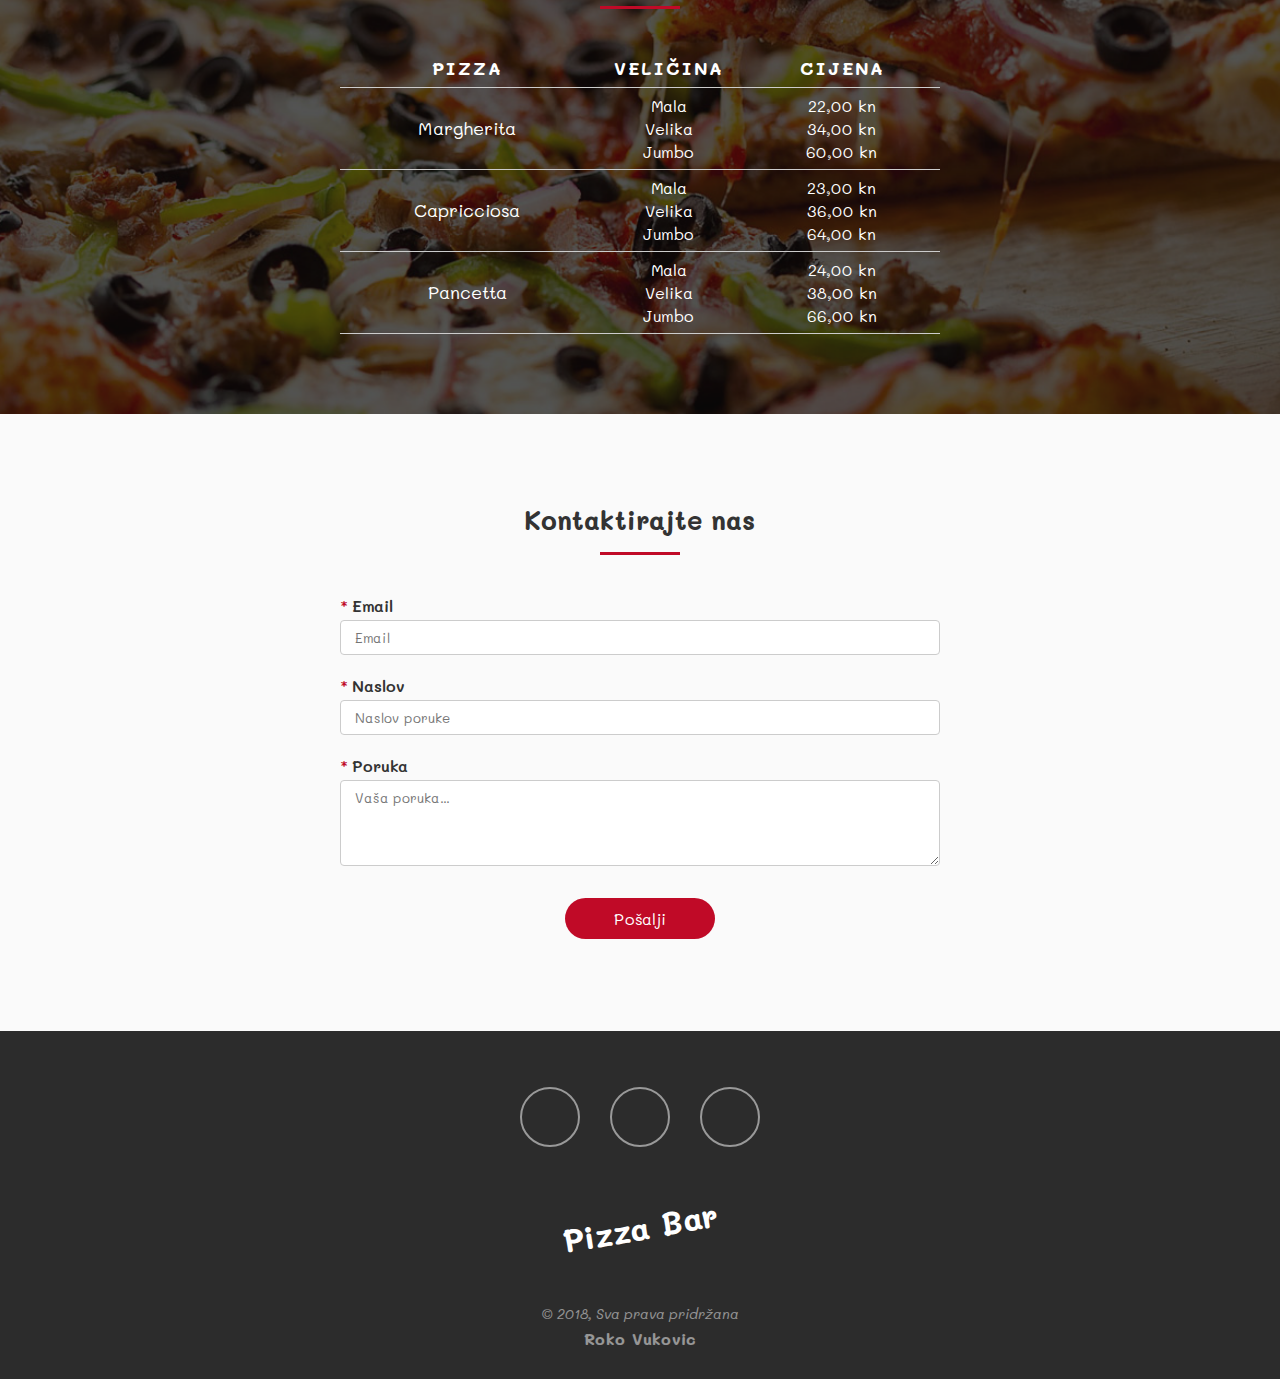
<file: Vjezba8/index.html>
<!DOCTYPE html>
<html>
  <head>
    <meta charset="utf-8" />
    <meta http-equiv="X-UA-Compatible" content="IE=edge" />
    <title>PZI - Vježba 8</title>
    <meta name="viewport" content="width=device-width, initial-scale=1" />
    <link rel="stylesheet" type="text/css" href="./styles/stil.css" />
    <link
      href="https://fonts.googleapis.com/css?family=Mali"
      rel="stylesheet"
    />
    <link
      rel="stylesheet"
      href="https://use.fontawesome.com/releases/v5.5.0/css/all.css"
      integrity="sha384-B4dIYHKNBt8Bc12p+WXckhzcICo0wtJAoU8YZTY5qE0Id1GSseTk6S+L3BlXeVIU"
      crossorigin="anonymous"
    />
  </head>

  <body>
    <!-- Wrapper -->
    <div id="wrapper">
      <!-- Header: Logo tekst i navigacija -->
      <header>
        <div class="container flex-container">
          <h2>Pizza Bar</h2>
          <div id="shopping-card">
            <i class="fas fa-shopping-cart"></i>
            <div id="shopping-count">0</div>
          </div>
          <nav>
            <a class="nav-links" href="#">Početna</a>
            <a class="nav-links" href="#akcije">Akcije</a>
            <a class="nav-links" href="#cjenik">Cjenik</a>
            <a class="nav-links" href="#kontakt">Kontakt</a>
          </nav>
        </div>
      </header>

      <!-- Cover slika -->
      <section id="cover">
        <img src="./slike/Pizza-cover.png" alt="Pizza Cover" />
        <div id="bg-gradient"></div>
        <div id="cover-text" class="container">
          <h1>Najbolja pizza u gradu</h1>
          <small>Dostava na Vašu adresu</small>
          <a class="action-btn" href="#">Naruči odmah</a>
        </div>
      </section>

      <!-- Akcije -->
      <section id="akcije" class="section-box">
        <h2 class="section-title">Odaberi najbolju pizzu</h2>
        <span class="title-underline"></span>
        <div id="pizzas-holder" class="container">
          <article class="pizza-card">
            <img
              class="pizza-image"
              src="./slike/pizzas/margherita.png"
              alt="Pizza Margherita"
            />
            <h3 class="pizza-name">Margherita</h3>
            <p class="pizza-description">
              Vestibulum tincidunt a erat ac pretium. Sed efficitur aliquet
              consequat. Pellentesque tellus massa, maximus nec mi ut, laoreet
              feugiat libero. In feugiat rutrum elementum. Fusce ornare ex a
              massa tempor posuere.
            </p>
            <span class="pizza-price">Već od: <em>22,00 kn</em></span>
            <button class="pizza-button">Naruči</button>
          </article>
          <article class="pizza-card">
            <img
              class="pizza-image"
              src="./slike/pizzas/capricciosa.png"
              alt="Pizza Capricciosa"
            />
            <h3 class="pizza-name">Capricciosa</h3>
            <p class="pizza-description">
              Vestibulum tincidunt a erat ac pretium. Sed efficitur aliquet
              consequat. Pellentesque tellus massa, maximus nec mi ut, laoreet
              feugiat libero. In feugiat rutrum elementum. Fusce ornare ex a
              massa tempor posuere.
            </p>
            <span class="pizza-price">Već od: <em>23,00 kn</em></span>
            <button class="pizza-button">Naruči</button>
          </article>
          <article class="pizza-card">
            <img
              class="pizza-image"
              src="./slike/pizzas/pancetta.png"
              alt="Pizza Pancetta"
            />
            <h3 class="pizza-name">Pancetta</h3>
            <p class="pizza-description">
              Vestibulum tincidunt a erat ac pretium. Sed efficitur aliquet
              consequat. Pellentesque tellus massa, maximus nec mi ut, laoreet
              feugiat libero. In feugiat rutrum elementum. Fusce ornare ex a
              massa tempor posuere.
            </p>
            <span class="pizza-price">Već od: <em>24,00 kn</em></span>
            <button class="pizza-button">Naruči</button>
          </article>
          <article class="pizza-card">
            <img
              class="pizza-image"
              src="./slike/pizzas/romagna.png"
              alt="Pizza Romagna"
            />
            <h3 class="pizza-name">Romagna</h3>
            <p class="pizza-description">
              Vestibulum tincidunt a erat ac pretium. Sed efficitur aliquet
              consequat. Pellentesque tellus massa, maximus nec mi ut, laoreet
              feugiat libero. In feugiat rutrum elementum. Fusce ornare ex a
              massa tempor posuere.
            </p>
            <span class="pizza-price">Već od: <em>25,00 kn</em></span>
            <button class="pizza-button">Naruči</button>
          </article>
          <article class="pizza-card">
            <img
              class="pizza-image"
              src="./slike/pizzas/americana.png"
              alt="Pizza Americana"
            />
            <h3 class="pizza-name">Americana</h3>
            <p class="pizza-description">
              Vestibulum tincidunt a erat ac pretium. Sed efficitur aliquet
              consequat. Pellentesque tellus massa, maximus nec mi ut, laoreet
              feugiat libero. In feugiat rutrum elementum. Fusce ornare ex a
              massa tempor posuere.
            </p>
            <span class="pizza-price">Već od: <em>26,00 kn</em></span>
            <button class="pizza-button">Naruči</button>
          </article>
          <article class="pizza-card">
            <img
              class="pizza-image"
              src="./slike/pizzas/vegana.png"
              alt="Pizza Vegana"
            />
            <h3 class="pizza-name">Vegana</h3>
            <p class="pizza-description">
              Vestibulum tincidunt a erat ac pretium. Sed efficitur aliquet
              consequat. Pellentesque tellus massa, maximus nec mi ut, laoreet
              feugiat libero. In feugiat rutrum elementum. Fusce ornare ex a
              massa tempor posuere.
            </p>
            <span class="pizza-price">Već od: <em>27,00 kn</em></span>
            <button class="pizza-button">Naruči</button>
          </article>
        </div>
      </section>

      <!-- Tablica cjenika -->
      <section id="cjenik" class="section-box">
        <h3 class="section-title">Cjenik</h3>
        <span class="title-underline"></span>
        <div class="container">
          <table>
            <thead>
              <tr class="table-header-row">
                <th>Pizza</th>
                <th>Veličina</th>
                <th>Cijena</th>
              </tr>
            </thead>
            <tbody>
              <!-- Prva pizza -->
              <tr class="table-body-row">
                <td class="table-pizza-name">Margherita</td>
                <td>Mala</td>
                <td>22,00 kn</td>
                <td>Velika</td>
                <td>34,00 kn</td>
                <td>Jumbo</td>
                <td>60,00 kn</td>
              </tr>
              <!-- Druga pizza -->
              <tr class="table-body-row">
                <td class="table-pizza-name">Capricciosa</td>
                <td>Mala</td>
                <td>23,00 kn</td>
                <td>Velika</td>
                <td>36,00 kn</td>
                <td>Jumbo</td>
                <td>64,00 kn</td>
              </tr>
              <!-- Treća pizza -->
              <tr class="table-body-row">
                <td class="table-pizza-name">Pancetta</td>
                <td>Mala</td>
                <td>24,00 kn</td>
                <td>Velika</td>
                <td>38,00 kn</td>
                <td>Jumbo</td>
                <td>66,00 kn</td>
              </tr>
            </tbody>
          </table>
        </div>
      </section>

      <!-- Kontakt forma -->
      <section id="kontakt" class="section-box">
        <h2 class="section-title">Kontaktirajte nas</h2>
        <span class="title-underline"></span>
        <div class="container">
          <form>
            <label for="mail">Email</label>
            <input
              type="email"
              name="email"
              id="mail"
              placeholder="Email"
              required
            />
            <label for="naslov">Naslov</label>
            <input
              type="text"
              name="subject"
              id="naslov"
              placeholder="Naslov poruke"
              required
            />
            <label for="poruka">Poruka</label>
            <textarea
              id="poruka"
              name="message"
              cols="8"
              rows="4"
              placeholder="Vaša poruka..."
              required
            ></textarea>
            <button type="submit" class="pizza-button">Pošalji</button>
          </form>
        </div>
      </section>

      <!-- Footer: Social media links i copyright -->
      <footer>
        <div id="footer-box" class="container">
          <ul id="social-media-list">
            <!-- Ubaciti "title" atribute na <li> elemente -->
            <li title="Facebook">
              <a
                class="social-media-links"
                href="https://www.facebook.com/"
                target="_blank"
              >
                <i class="fab fa-facebook-f"></i>
              </a>
            </li>
            <li title="Instagram">
              <a
                class="social-media-links"
                href="https://www.instagram.com/"
                target="_blank"
              >
                <i class="fab fa-instagram"></i>
              </a>
            </li>
            <li title="Email">
              <a class="social-media-links" href="mailto:myemail@fesb.hr">
                <i class="fas fa-envelope"></i>
              </a>
            </li>
          </ul>
          <h4>Pizza Bar</h4>
          <p id="copyright">
            &copy;<em> 2018, Sva prava pridržana</em> <br />
            <strong>Roko Vukovic</strong>
          </p>
        </div>
      </footer>
      <div id="shopping-side-menu"></div>
    </div>
    <script src="./skripta.js"></script>
  </body>
</html>
</file>
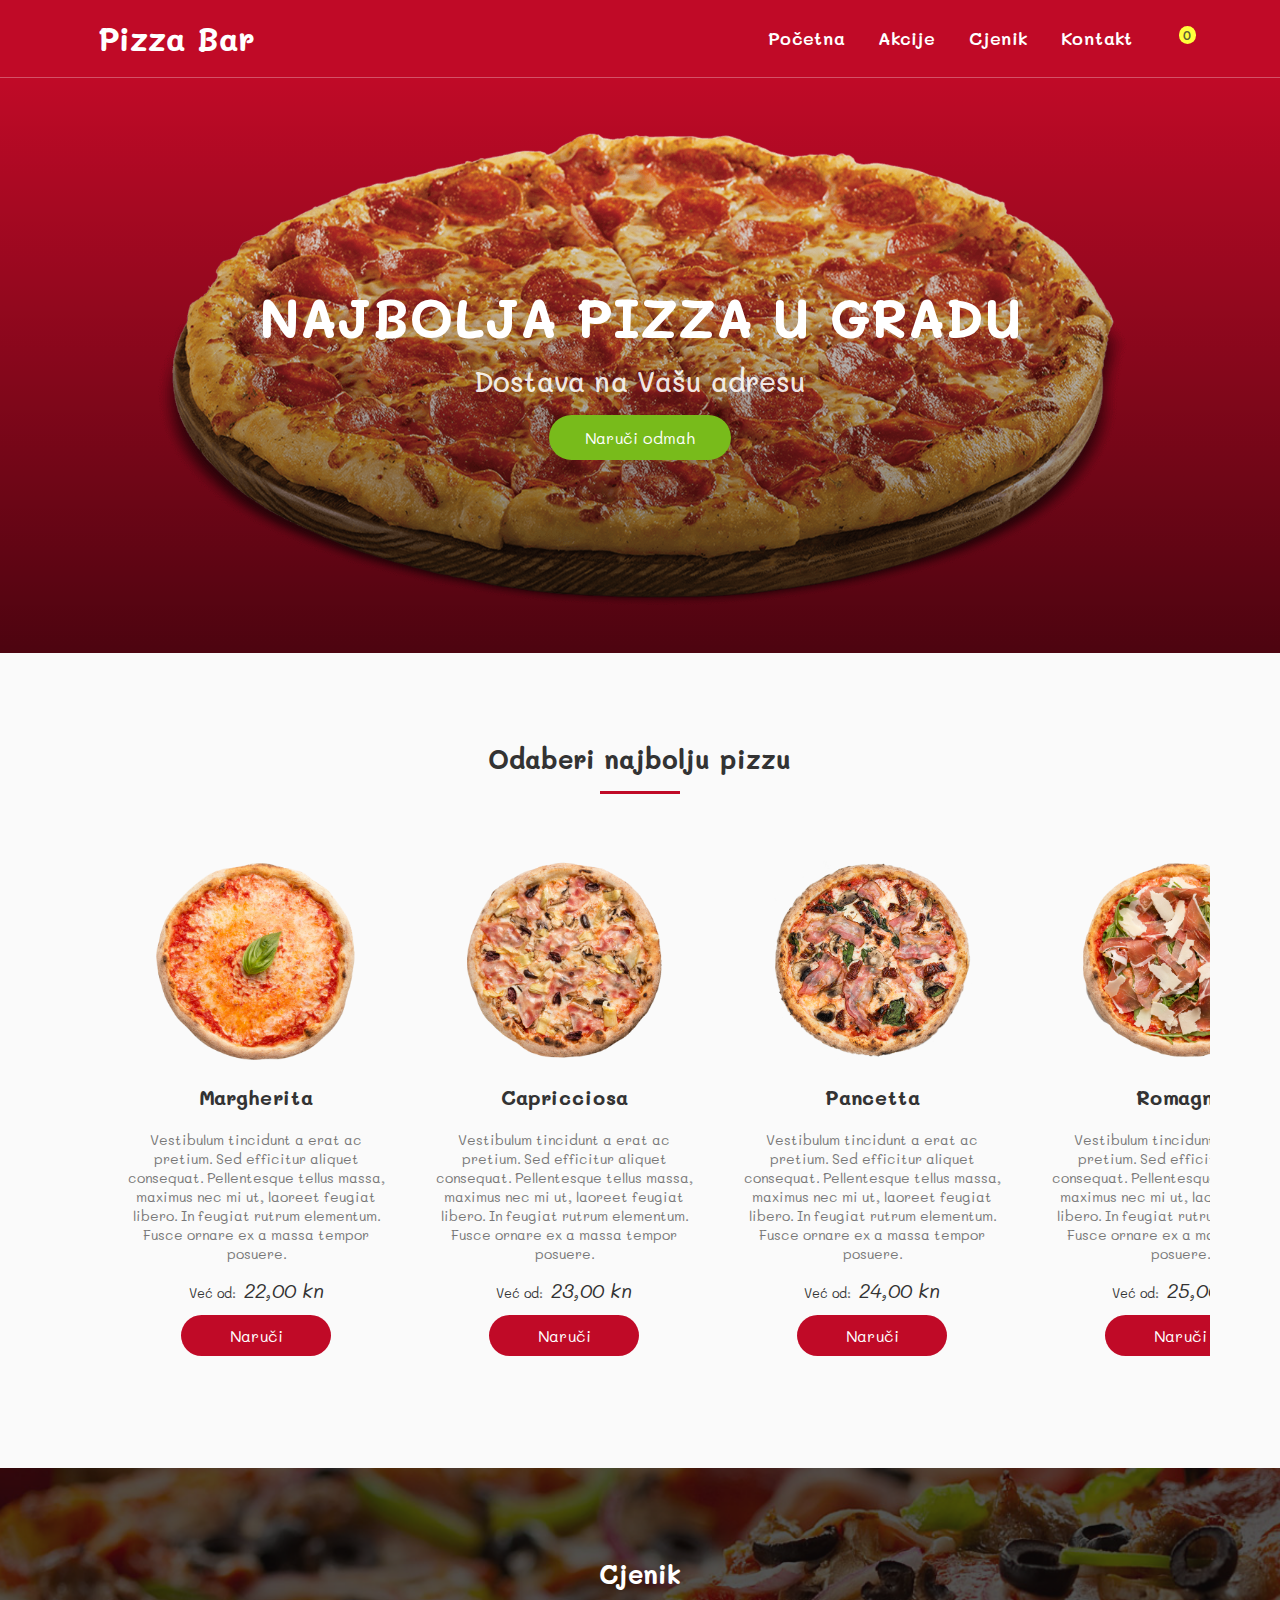
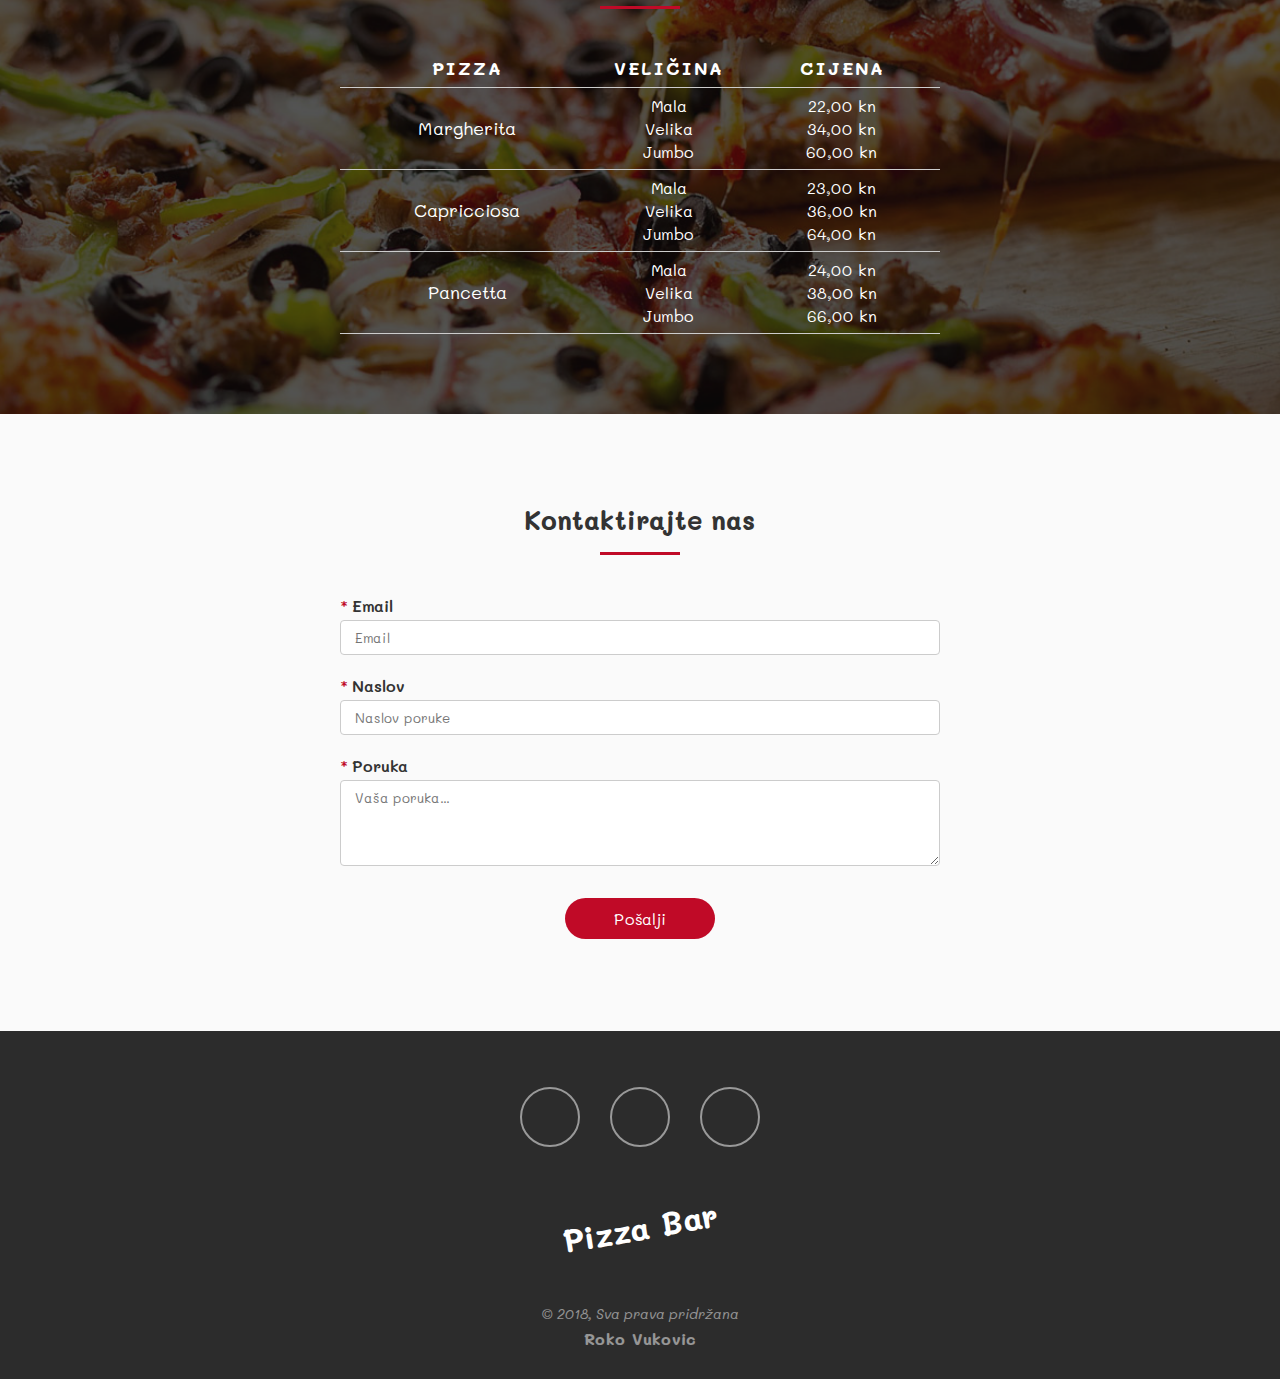
<file: Vjezba9/index.html>
<!DOCTYPE html>
<html>
  <head>
    <meta charset="utf-8" />
    <meta http-equiv="X-UA-Compatible" content="IE=edge" />
    <title>PZI - Vježba 9</title>
    <meta name="viewport" content="width=device-width, initial-scale=1" />
    <link rel="stylesheet" type="text/css" href="./styles/stil.css" />
    <link
      href="https://fonts.googleapis.com/css?family=Mali"
      rel="stylesheet"
    />
    <link
      rel="stylesheet"
      href="https://use.fontawesome.com/releases/v5.5.0/css/all.css"
      integrity="sha384-B4dIYHKNBt8Bc12p+WXckhzcICo0wtJAoU8YZTY5qE0Id1GSseTk6S+L3BlXeVIU"
      crossorigin="anonymous"
    />
  </head>

  <body>
    <!-- Wrapper -->
    <div id="wrapper">
      <!-- Header: Logo tekst i navigacija -->
      <header>
        <div class="container flex-container">
          <h2>Pizza Bar</h2>
          <div id="shopping-card">
            <i class="fas fa-shopping-cart"></i>
            <div id="shopping-count">0</div>
          </div>
          <nav>
            <a class="nav-links" href="#">Početna</a>
            <a class="nav-links" href="#akcije">Akcije</a>
            <a class="nav-links" href="#cjenik">Cjenik</a>
            <a class="nav-links" href="#kontakt">Kontakt</a>
          </nav>
        </div>
      </header>

      <!-- Cover slika -->
      <section id="cover">
        <img src="./slike/Pizza-cover.png" alt="Pizza Cover" />
        <div id="bg-gradient"></div>
        <div id="cover-text" class="container">
          <h1>Najbolja pizza u gradu</h1>
          <small>Dostava na Vašu adresu</small>
          <a class="action-btn" href="#">Naruči odmah</a>
        </div>
      </section>

      <!-- Akcije -->
      <section id="akcije" class="section-box">
        <h2 class="section-title">Odaberi najbolju pizzu</h2>
        <span class="title-underline"></span>
        <div id="pizzas-holder" class="container">
          <article class="pizza-card">
            <img
              class="pizza-image"
              src="./slike/pizzas/margherita.png"
              alt="Pizza Margherita"
            />
            <h3 class="pizza-name">Margherita</h3>
            <p class="pizza-description">
              Vestibulum tincidunt a erat ac pretium. Sed efficitur aliquet
              consequat. Pellentesque tellus massa, maximus nec mi ut, laoreet
              feugiat libero. In feugiat rutrum elementum. Fusce ornare ex a
              massa tempor posuere.
            </p>
            <span class="pizza-price">Već od: <em>22,00 kn</em></span>
            <button class="pizza-button">Naruči</button>
          </article>
          <article class="pizza-card">
            <img
              class="pizza-image"
              src="./slike/pizzas/capricciosa.png"
              alt="Pizza Capricciosa"
            />
            <h3 class="pizza-name">Capricciosa</h3>
            <p class="pizza-description">
              Vestibulum tincidunt a erat ac pretium. Sed efficitur aliquet
              consequat. Pellentesque tellus massa, maximus nec mi ut, laoreet
              feugiat libero. In feugiat rutrum elementum. Fusce ornare ex a
              massa tempor posuere.
            </p>
            <span class="pizza-price">Već od: <em>23,00 kn</em></span>
            <button class="pizza-button">Naruči</button>
          </article>
          <article class="pizza-card">
            <img
              class="pizza-image"
              src="./slike/pizzas/pancetta.png"
              alt="Pizza Pancetta"
            />
            <h3 class="pizza-name">Pancetta</h3>
            <p class="pizza-description">
              Vestibulum tincidunt a erat ac pretium. Sed efficitur aliquet
              consequat. Pellentesque tellus massa, maximus nec mi ut, laoreet
              feugiat libero. In feugiat rutrum elementum. Fusce ornare ex a
              massa tempor posuere.
            </p>
            <span class="pizza-price">Već od: <em>24,00 kn</em></span>
            <button class="pizza-button">Naruči</button>
          </article>
          <article class="pizza-card">
            <img
              class="pizza-image"
              src="./slike/pizzas/romagna.png"
              alt="Pizza Romagna"
            />
            <h3 class="pizza-name">Romagna</h3>
            <p class="pizza-description">
              Vestibulum tincidunt a erat ac pretium. Sed efficitur aliquet
              consequat. Pellentesque tellus massa, maximus nec mi ut, laoreet
              feugiat libero. In feugiat rutrum elementum. Fusce ornare ex a
              massa tempor posuere.
            </p>
            <span class="pizza-price">Već od: <em>25,00 kn</em></span>
            <button class="pizza-button">Naruči</button>
          </article>
          <article class="pizza-card">
            <img
              class="pizza-image"
              src="./slike/pizzas/americana.png"
              alt="Pizza Americana"
            />
            <h3 class="pizza-name">Americana</h3>
            <p class="pizza-description">
              Vestibulum tincidunt a erat ac pretium. Sed efficitur aliquet
              consequat. Pellentesque tellus massa, maximus nec mi ut, laoreet
              feugiat libero. In feugiat rutrum elementum. Fusce ornare ex a
              massa tempor posuere.
            </p>
            <span class="pizza-price">Već od: <em>26,00 kn</em></span>
            <button class="pizza-button">Naruči</button>
          </article>
          <article class="pizza-card">
            <img
              class="pizza-image"
              src="./slike/pizzas/vegana.png"
              alt="Pizza Vegana"
            />
            <h3 class="pizza-name">Vegana</h3>
            <p class="pizza-description">
              Vestibulum tincidunt a erat ac pretium. Sed efficitur aliquet
              consequat. Pellentesque tellus massa, maximus nec mi ut, laoreet
              feugiat libero. In feugiat rutrum elementum. Fusce ornare ex a
              massa tempor posuere.
            </p>
            <span class="pizza-price">Već od: <em>27,00 kn</em></span>
            <button class="pizza-button">Naruči</button>
          </article>
        </div>
      </section>

      <!-- Tablica cjenika -->
      <section id="cjenik" class="section-box">
        <h3 class="section-title">Cjenik</h3>
        <span class="title-underline"></span>
        <div class="container">
          <table>
            <thead>
              <tr class="table-header-row">
                <th>Pizza</th>
                <th>Veličina</th>
                <th>Cijena</th>
              </tr>
            </thead>
            <tbody>
              <!-- Prva pizza -->
              <tr class="table-body-row">
                <td class="table-pizza-name">Margherita</td>
                <td>Mala</td>
                <td>22,00 kn</td>
                <td>Velika</td>
                <td>34,00 kn</td>
                <td>Jumbo</td>
                <td>60,00 kn</td>
              </tr>
              <!-- Druga pizza -->
              <tr class="table-body-row">
                <td class="table-pizza-name">Capricciosa</td>
                <td>Mala</td>
                <td>23,00 kn</td>
                <td>Velika</td>
                <td>36,00 kn</td>
                <td>Jumbo</td>
                <td>64,00 kn</td>
              </tr>
              <!-- Treća pizza -->
              <tr class="table-body-row">
                <td class="table-pizza-name">Pancetta</td>
                <td>Mala</td>
                <td>24,00 kn</td>
                <td>Velika</td>
                <td>38,00 kn</td>
                <td>Jumbo</td>
                <td>66,00 kn</td>
              </tr>
            </tbody>
          </table>
        </div>
      </section>

      <!-- Kontakt forma -->
      <section id="kontakt" class="section-box">
        <h2 class="section-title">Kontaktirajte nas</h2>
        <span class="title-underline"></span>
        <div class="container">
          <form>
            <label for="mail">Email</label>
            <input
              type="email"
              name="email"
              id="mail"
              placeholder="Email"
              required
            />
            <label for="naslov">Naslov</label>
            <input
              type="text"
              name="subject"
              id="naslov"
              placeholder="Naslov poruke"
              required
            />
            <label for="poruka">Poruka</label>
            <textarea
              id="poruka"
              name="message"
              cols="8"
              rows="4"
              placeholder="Vaša poruka..."
              required
            ></textarea>
            <button type="submit" class="pizza-button">Pošalji</button>
          </form>
        </div>
      </section>

      <!-- Footer: Social media links i copyright -->
      <footer>
        <div id="footer-box" class="container">
          <ul id="social-media-list">
            <!-- Ubaciti "title" atribute na <li> elemente -->
            <li title="Facebook">
              <a
                class="social-media-links"
                href="https://www.facebook.com/"
                target="_blank"
              >
                <i class="fab fa-facebook-f"></i>
              </a>
            </li>
            <li title="Instagram">
              <a
                class="social-media-links"
                href="https://www.instagram.com/"
                target="_blank"
              >
                <i class="fab fa-instagram"></i>
              </a>
            </li>
            <li title="Email">
              <a class="social-media-links" href="mailto:myemail@fesb.hr">
                <i class="fas fa-envelope"></i>
              </a>
            </li>
          </ul>
          <h4>Pizza Bar</h4>
          <p id="copyright">
            &copy;<em> 2018, Sva prava pridržana</em> <br />
            <strong>Roko Vukovic</strong>
          </p>
        </div>
      </footer>
      <div id="shopping-side-menu"><em></em></div>
    </div>
    <script src="./skripta.js"></script>
  </body>
</html>
</file>
<file: Vjezba4/styles/style.css>
body {
    margin: 0;
    color: #333333;
    font-family: 'Pacifico', cursive;
}

* {
    box-sizing: border-box;
}

#wrapper {
    background-color: #fafafa;
}

header {
    position: sticky;
    top: 0;
    background-color: #c00a27;
    padding: 16px 0px 16px 0px;
    z-index: 1;
}

.container {
    max-width: 1140px;
    margin: 0 auto;
    padding: 0px 16px 0px 16px;
}

header h2 {
    display: inline-block;
    color: #FFF;
    margin: 0;
    font-size: 32px;
    padding: 0px 16px 0px 16px;
    line-height: 1.4em;
}

nav {
    float: right;
    padding: 10px 0px 10px 0px;
}

.nav-links {
    font-weight: 600;
    color: #FFF;
    padding: 0px 12px 0px 12px;
    font-size: 18px;
    text-decoration: none;
}

#cover{
    position: relative;
    background-color: #c00a27;
    border: 1px solid rgba(255, 255, 255, 0.3);
}

#cover img{
    width: 100%;
    max-width: 1140px;
    margin: 0 auto;
    display: block;
}

#cover .cover-text {
    position: absolute;
    text-align: center;
    padding: 0;
    left: 0; right: 0;
    top: 36%;
}

.cover-text h1 {
    margin: 8px 0px 8px 0px;
    color: #FFF;
    text-transform: uppercase;
    font-size: 54px;
    line-height: 1.4em;
}

.cover-text small {
    font-size: 28px;
    font-weight: 500;
    margin-bottom: 16px;
    display: block;
    color: rgba(255, 255, 255, 0.9);
}

.action-btn{
    text-decoration: none;
    background-color: #78bb1b;
    color: #FFF;
    padding: 12px 36px;
    border-radius: 23px;
}

#bg-gradient{
    position: absolute;
    top: 0;
    width: 100%; height: 100%;
    background-image: linear-gradient(to top, rgba(0, 0, 0, 0.6), transparent);
}

.section-box{
    padding: 80px 0 40px;
}

.section-title{
    text-align: center;
    font-size: 26px;
    line-height: 2em;
    margin: 0;
}

.title-underline {
    width: 80px;
    height: 3px;
    background-color: #c00a27;
    margin: 0 auto;
    display: block;
    top: 6px; bottom: 6px;
}

#pizzas-holder {
    padding: 40px 0px;
    text-align: center;
}

.pizza-card {
    display: inline-block;
    width: 300px;
    margin: 0px 4px;
    padding: 20px 16px;
    border: 2px solid transparent;
}

.pizza-card:hover {
    background-color: #FFF;
    border-color: #eee;
    transition: 0.2s ease-in;
}

.pizza-img {
    width: 100%;
    max-width: 200px;
    margin: 0 auto;
}

.pizza-desc {
    font-size: 14px;
    color: #777;
}

.pizza-price {
    font-size: 80%;
}

.pizza-price em {
    font-size: 20px;
    padding-left: 4px;
}

.pizza-btn {
    display: block;
    margin: 0 auto;
    top: 12px; bottom: 12px;
    padding: 8px 0px;
    font-family: 'Pacifico', cursive;
    font-size: 16px;
    border: 2px solid transparent;
    background-color: #c00a27;
    color: #FFF;
    width: 150px;
    border-radius: 22px;
    text-decoration: none;
}
</file>
<file: Vjezba7/styles/stil.css>
/* for block of numbers */
td.hljs-ln-numbers {
  -webkit-touch-callout: none;
  -webkit-user-select: none;
  -khtml-user-select: none;
  -moz-user-select: none;
  -ms-user-select: none;
  user-select: none;

  text-align: center;
  color: #ccc;
  border-right: 1px solid #ccc;
  vertical-align: top;
  position: absolute;
  background: #322931;
  padding: 0.1em 0.5em !important;
  width: 40px;
}

/* for block of code */
td.hljs-ln-code {
  padding: 0.1em 0 !important;
  padding-right: 20px !important;
}

/* Custom Styling */
* {
  box-sizing: border-box;
}
body {
  color: #333;
  font-family: 'Roboto', sans-serif;
  background-color: #f5f5f5;
}
.container {
  max-width: 1140px;
  margin: 0 auto;
  padding: 0 1.5em;
}

/* Page Header */
header#page-header {
  background-color: rgba(2, 133, 166, 0.9);
  color: white;
}
header#page-header > .container {
  display: flex;
  flex-direction: column;
  padding: 1.5em;
}
header#page-header .title {
  font-size: 1.8em;
  font-weight: 600;
  margin: 0;
}
header#page-header .subtitle {
  font-weight: 500;
  opacity: 0.8;
  margin: 0.7em 0 0;
  display: flex;
  align-items: center;
  flex-wrap: wrap;
}
header#page-header .subtitle > span {
  padding: 0.2em 0.6em 0.2em 0;
}
header#page-header .subtitle > small {
  opacity: 0.6;
}

/* Sections with tasks */
section {
  display: flex;
  flex-direction: column;
  padding: 1.6em 0;
}
section:first-of-type {
  padding-top: 1em;
}
section:not(:first-of-type) {
  border-top: 1px solid #ccc;
}
.section-header code {
  font-style: italic;
  color: #777;
  padding: 0 0.3em;
}
.section-header em {
  opacity: 0.7;
  font-size: 0.9em;
}
.section-header b {
  text-transform: uppercase;
}
.section-header q {
  font-weight: 600;
}
.section-header p {
  line-height: 1.4em;
}
.section-header i {
  text-decoration: underline;
  font-weight: 600;
}
.section-content {
  display: flex;
  flex-direction: column;
}
.section-content > .result-box {
  margin-bottom: 8px;
  position: relative;
}
.section-content em {
  font-size: 0.9em;
  opacity: 0.8;
}
.section-content .result {
  display: flex;
  align-items: center;
  font-size: 1.1rem;
  min-width: 100%;
  min-height: 42px;
  border: 1px solid #ccc;
  border-radius: 4px;
  padding: 0.5em 2.5em 0.5em 0.8em;
  margin: 0.5em 0;
  background-color: #fff;
  overflow-y: auto;
  white-space: nowrap;
}
.section-content .result::after {
  content: '';
  flex: 0 0 44px;
  height: 22px;
}
.section-content .info-box {
  position: absolute;
  right: 1px;
  bottom: 13px;
  display: flex;
  flex-direction: row-reverse;
  align-items: center;
  padding: 0.3em 0.7em;
  background-color: white;
}
.section-content .info-icon {
  width: 20px;
  height: 20px;
  min-width: 20px;
  min-height: 20px;
  border-radius: 50%;
  display: flex;
  justify-content: center;
  align-items: center;
  color: white;
  margin: 0.3em 0;
  background-color: #909090;
  font-size: 0.5em;
  cursor: pointer;
  z-index: 2;
}
.section-content .info-text {
  width: 0;
  font-size: 0.8em;
  border: 1px solid #ccc;
  border-radius: 12px;
  overflow: hidden;
  opacity: 0;
  visibility: hidden;
  display: flex;
  align-items: flex-end;
  transition: all 0.3s ease-in;
}
.section-content .info-icon.show-info + .info-text {
  width: 100%;
  opacity: 1;
  visibility: visible;
  margin-right: 10px;
  padding: 0.3em 1em;
}
.section-content .info-text > span {
  padding-right: 4px;
}
.section-content > .code-box > pre {
  display: flex;
}
.section-content > .code-box code.code {
  overflow: auto;
  padding-left: 0;
  width: 100%;
  border-radius: 4px;
  min-height: 2.3em;
}
.section-content > .code-box code.code:empty::before {
  content: 'Empty code block';
  color: white;
  padding-left: 1.2em;
  opacity: 0.5;
  font-size: 0.8em;
}

/* Input form */
.input-box {
  display: flex;
  align-items: center;
  justify-content: space-between;
  width: 100%;
  max-width: 500px;
  margin-bottom: 0.3em;
}
.input-box label {
  width: 80px;
}
.input-box input[type='number'] {
  width: 100%;
  border: 1px solid #ccc;
  border-radius: 4px;
  min-height: 24px;
  padding: 0.5em 0.8em;
  outline: none;
}
form {
  display: flex;
  flex-direction: column;
  margin-bottom: 0.8em;
}
form input[type='button'] {
  width: 200px;
  padding: 0.5em 0.8em;
  background-color: rgba(2, 133, 166, 0.9);
  color: white;
  outline: none;
  border: none;
  border-radius: 4px;
  margin: 0.5em 0;
  cursor: pointer;
}

/* Footer */
footer {
  background-color: #333;
  color: white;
  margin-top: 4em;
}
footer > .container {
  display: flex;
  flex-direction: column;
  text-align: center;
  padding: 1.5em;
}
footer h4 {
  margin: 0.5em;
  font-weight: 500;
  text-transform: uppercase;
  font-size: 1.1em;
  opacity: 0.8;
}
footer p {
  font-size: 0.9em;
  margin: 0.5em;
}
footer span {
  opacity: 0.5;
  padding-right: 0.4em;
}
footer a {
  color: rgba(2, 133, 166, 0.9);
  opacity: 1;
}
</file>
<file: Vjezba7/styles/hopscotch.css>
/*
 * Hopscotch
 * by Jan T. Sott
 * https://github.com/idleberg/Hopscotch
 *
 * This work is licensed under the Creative Commons CC0 1.0 Universal License
 */

/* Comment */
.hljs-comment,
.hljs-quote {
  color: #989498;
}

/* Red */
.hljs-variable,
.hljs-template-variable,
.hljs-attribute,
.hljs-tag,
.hljs-name,
.hljs-selector-id,
.hljs-selector-class,
.hljs-regexp,
.hljs-link,
.hljs-deletion {
  color: #dd464c;
}

/* Orange */
.hljs-number,
.hljs-built_in,
.hljs-builtin-name,
.hljs-literal,
.hljs-type,
.hljs-params {
  color: #fd8b19;
}

/* Yellow */
.hljs-class .hljs-title {
  color: #fdcc59;
}

/* Green */
.hljs-string,
.hljs-symbol,
.hljs-bullet,
.hljs-addition {
  color: #8fc13e;
}

/* Aqua */
.hljs-meta {
  color: #149b93;
}

/* Blue */
.hljs-function,
.hljs-section,
.hljs-title {
  color: #1290bf;
}

/* Purple */
.hljs-keyword,
.hljs-selector-tag {
  color: #c85e7c;
}

.hljs {
  display: block;
  background: #322931;
  color: #b9b5b8;
  padding: 0.5em;
}

.hljs-emphasis {
  font-style: italic;
}

.hljs-strong {
  font-weight: bold;
}
</file>
<file: Vjezba8/styles/stil.css>
body {
  font-family: 'Mali', cursive;
  margin: 0;
  color: #333333;
}

/* Common */
* {
  box-sizing: border-box;
}
#wrapper {
  background-color: #fafafa;
}
.container {
  max-width: 1140px;
  margin: 0 auto;
  padding: 0 16px;
}
section.section-box {
  padding: 80px 0 40px;
}
.section-title {
  text-align: center;
  font-size: 26px;
  line-height: 2em;
  margin: 0;
}
.title-underline {
  width: 80px;
  height: 3px;
  background-color: #c00a27;
  display: block;
  margin: 6px auto;
}

/* Header */
header {
  position: sticky;
  top: 0;
  background-color: #c00a27;
  padding: 16px 0;
  z-index: 2;
}
.flex-container {
  display: flex;
  justify-content: space-between;
  align-items: center;
}
header h2 {
  color: white;
  margin: 0;
  padding: 0 12px;
  font-size: 32px;
  line-height: 1.4em;
  display: inline-block;
}
header .nav-links {
  text-decoration: none;
  color: white;
  font-size: 18px;
  padding: 0 0.8em;
  font-weight: 600;
}
#shopping-card {
  position: relative;
  color: #ffff3c;
  justify-content: center;
  align-items: center;
  font-size: 1.2em;
  padding: 0.5em 0.8em;
  order: 1;
  cursor: pointer;
}
#shopping-card > #shopping-count {
  position: absolute;
  top: -0.2em;
  right: -0.2em;
  font-size: 0.65em;
  line-height: 1em;
  font-weight: 600;
  border-radius: 50%;
  width: 1.4em;
  min-height: 1.4em;
  display: flex;
  justify-content: center;
  align-items: center;
  background-color: #ffff3c;
  color: rgba(51, 51, 51, 0.8);
}

/* Cover slika */
#cover {
  position: relative;
  background-color: #c00a27;
  border-top: 1px solid rgba(255, 255, 255, 0.3);
  min-height: 40vh;
  display: flex;
  align-items: center;
}
#cover img {
  width: 100%;
  margin: 0 auto;
  max-width: 1140px;
  display: block;
}
#cover #cover-text {
  position: absolute;
  top: 0;
  left: 0;
  right: 0;
  bottom: 0;
  text-align: center;
  display: flex;
  flex-direction: column;
  align-items: center;
  justify-content: center;
}
#cover-text h1 {
  font-size: 54px;
  line-height: 1.4em;
  text-transform: uppercase;
  margin: 8px 0;
  color: white;
}
#cover-text small {
  font-size: 28px;
  display: block;
  color: rgba(255, 255, 255, 0.9);
  font-weight: 500;
  margin-bottom: 16px;
}
#cover-text a.action-btn {
  display: inline-block;
  text-decoration: none;
  background-color: #78bb1b;
  color: white;
  padding: 12px 36px;
  border-radius: 23px;
}
#bg-gradient {
  position: absolute;
  top: 0;
  width: 100%;
  height: 100%;
  background-image: linear-gradient(to top, rgba(0, 0, 0, 0.6), transparent);
}

/* Akcije */
#akcije {
  display: flex;
  flex-direction: column;
}
#pizzas-holder {
  display: flex;
  text-align: center;
  padding: 2.5em 2em;
  overflow-x: auto;
  white-space: nowrap;
}
article.pizza-card {
  display: inline-block;
  width: 300px;
  min-width: 300px;
  margin: 0 4px;
  padding: 20px 16px;
  border-radius: 4px;
  white-space: normal;
  transition: all 0.3s ease;
}
article.pizza-card:hover {
  background-color: white;
  -webkit-transform: translateY(-5px);
  -ms-transform: translateY(-5px);
  transform: translateY(-5px);
  -webkit-box-shadow: 0px 14px 32px 0px rgba(0, 0, 0, 0.2);
  box-shadow: 0px 14px 32px 0px rgba(0, 0, 0, 0.2);
}
.pizza-image {
  width: 100%;
  max-width: 200px;
  margin: 0 auto;
}
.pizza-name {
  font-size: 20px;
}
.pizza-description {
  font-size: 14px;
  color: #777;
}
.pizza-price {
  font-size: 80%;
}
.pizza-price > em {
  font-size: 20px;
  padding-left: 4px;
}
.pizza-button {
  display: block;
  margin: 12px auto;
  padding: 8px 0px;
  font-family: 'Mali', cursive;
  font-size: 16px;
  border: 2px solid transparent;
  background-color: #c00a27;
  color: white;
  outline: none;
  border-radius: 22px;
  width: 150px;
  cursor: pointer;
}

/* Cjenik */
#cjenik {
  background: url('../slike/pizza-price-bg.png') center center no-repeat;
  background-size: cover;
  color: white;
}
table {
  max-width: 600px;
  margin: 40px auto;
}
table,
tbody,
tr {
  display: grid;
  text-align: center;
}
tr.table-header-row,
tr.table-body-row {
  grid-template-columns: 40% 30% 30%;
}
tr.table-body-row {
  grid-template-rows: auto auto auto;
}
td.table-pizza-name {
  grid-row-start: 1;
  grid-row-end: span 3;
  align-self: center;
  font-size: 18px;
}
tr {
  padding: 6px 12px;
  border-bottom: 1px solid #ccc;
}
thead tr {
  font-size: 18px;
  text-transform: uppercase;
  letter-spacing: 2px;
}

/* Kontakt forma */
form {
  max-width: 600px;
  margin: 40px auto;
  display: flex;
  flex-direction: column;
}
label {
  font-weight: 600;
}
label::before {
  content: '*';
  color: #c00a27;
  padding-right: 4px;
}
input,
textarea {
  padding: 8px 14px;
  margin: 4px 0 20px;
  border-radius: 4px;
  border: 1px solid #ccc;
  outline: none;
  font-family: 'Mali', cursive;
}
textarea {
  max-width: 100%;
  min-width: 100%;
  min-height: 40px;
}

/* Footer */
footer {
  background-color: #2c2c2c;
  padding: 40px 0 10px;
  color: white;
}
#footer-box {
  display: flex;
  flex-direction: column;
  align-items: center;
}
#social-media-list {
  list-style: none;
  padding: 0;
  display: grid;
  grid-template-columns: 1fr 1fr 1fr;
  grid-column-gap: 30px;
}
.social-media-links {
  width: 60px;
  height: 60px;
  display: flex;
  align-items: center;
  justify-content: center;
  text-decoration: none;
  border: 2px solid #999;
  border-radius: 50%;
  color: #999;
  font-size: 24px;
  transition: all 0.5s ease;
}
.social-media-links:hover {
  background-color: #fff;
  color: #c00a27;
}
footer h4 {
  font-size: 32px;
  transform: rotate(-10deg);
}
#copyright {
  font-size: 14px;
  opacity: 0.5;
  text-align: center;
}
#copyright strong {
  line-height: 2em;
  font-size: 16px;
}

/* Shopping Side Menu */
#shopping-side-menu {
  position: fixed;
  top: 60px;
  right: 0;
  bottom: 0;
  height: calc(100vh - 60px);
  width: 0;
  background-color: #f5f5f5;
  z-index: 3;
  padding: 0.5em 0.8em;
  overflow-y: auto;
  opacity: 0;
  visibility: hidden;
  transition: all 0.3s ease-in-out;
}
#shopping-side-menu.active {
  width: 100vw;
  opacity: 1;
  visibility: visible;
}
#shopping-side-menu .shopping-item {
  background-color: white;
  border: 1px solid #e6e6e6;
  border-radius: 4px;
  margin: 0.4em 0;
  padding: 0.5em 1em;
  display: flex;
  flex-direction: column;
}
.shopping-item > .description {
  display: grid;
  grid-template-columns: 1fr 1fr;
  margin: 0.5em 0;
}
.shopping-item > .description small {
  opacity: 0.5;
  font-size: 0.8em;
}
.shopping-item > .description p {
  opacity: 0.7;
  margin: 0.2em 0;
  font-weight: 600;
}
.shopping-item > .description > .cijena > p::after {
  content: 'kn';
  padding-left: 0.3em;
  font-weight: 500;
}
.shopping-item h3 {
  margin: 0.2em 0;
}

/* Media queries - Mobile */
@media only screen and (max-width: 768px) {
  /* Header */
  header h2 {
    font-size: 28px;
  }
  nav .nav-links {
    font-size: 0.9em;
  }

  /* Cover slika */
  #cover-text h1 {
    font-size: 6vw; /* --> objasniti šta znači View Width */
  }
  #cover-text small {
    font-size: 4vw;
  }
  #cover-text .action-button {
    font-size: 14px;
    padding: 8px 28px;
  }

  /* Akcije */
  section.section-box {
    padding-top: 90px;
  }
  .pizza-image {
    max-width: 150px;
  }
  #pizzas-holder {
    flex-wrap: wrap;
    padding: 2.5em 0.5em;
    justify-content: center;
  }

  /* Cjenik */
  th {
    font-size: 15px;
    letter-spacing: 0px;
  }
}

/* Media queries - Portrait Mobile */
@media only screen and (max-width: 600px) and (orientation: portrait) {
  header {
    padding: 8px 0;
  }
  .flex-container {
    flex-wrap: wrap;
  }
  #shopping-card {
    order: 0;
  }
  nav {
    display: flex;
    justify-content: space-around;
    flex-basis: 100%;
    padding: 0.3em 0;
  }
}

/* Media queries - Landscape Mobile */
@media only screen and (max-width: 768px) and (orientation: landscape) {
  #shopping-side-menu {
    top: 76px;
  }
}

/* Media queries - Everything but Mobile */
@media only screen and (min-width: 768px) {
  nav {
    margin-left: auto;
    margin-right: 1em;
  }
  #pizzas-holder {
    margin: 0 2.5em;
    align-self: center;
  }
  #shopping-side-menu {
    top: 76px;
    border-left: 1px solid #ccc;
  }
  #shopping-side-menu.active {
    width: 30vw;
  }
}
</file>
<file: Vjezba9/styles/stil.css>
body {
  font-family: 'Mali', cursive;
  margin: 0;
  color: #333333;
}

/* Common */
* {
  box-sizing: border-box;
}
#wrapper {
  background-color: #fafafa;
}
.container {
  max-width: 1140px;
  margin: 0 auto;
  padding: 0 16px;
}
section.section-box {
  padding: 80px 0 40px;
}
.section-title {
  text-align: center;
  font-size: 26px;
  line-height: 2em;
  margin: 0;
}
.title-underline {
  width: 80px;
  height: 3px;
  background-color: #c00a27;
  display: block;
  margin: 6px auto;
}

/* Header */
header {
  position: sticky;
  top: 0;
  background-color: #c00a27;
  padding: 16px 0;
  z-index: 2;
}
.flex-container {
  display: flex;
  justify-content: space-between;
  align-items: center;
}
header h2 {
  color: white;
  margin: 0;
  padding: 0 12px;
  font-size: 32px;
  line-height: 1.4em;
  display: inline-block;
}
header .nav-links {
  text-decoration: none;
  color: white;
  font-size: 18px;
  padding: 0 0.8em;
  font-weight: 600;
}
#shopping-card {
  position: relative;
  color: #ffff3c;
  justify-content: center;
  align-items: center;
  font-size: 1.2em;
  padding: 0.5em 0.8em;
  order: 1;
  cursor: pointer;
}
#shopping-card > #shopping-count {
  position: absolute;
  top: -0.2em;
  right: -0.2em;
  font-size: 0.65em;
  line-height: 1em;
  font-weight: 600;
  border-radius: 50%;
  width: 1.4em;
  min-height: 1.4em;
  display: flex;
  justify-content: center;
  align-items: center;
  background-color: #ffff3c;
  color: rgba(51, 51, 51, 0.8);
}

/* Cover slika */
#cover {
  position: relative;
  background-color: #c00a27;
  border-top: 1px solid rgba(255, 255, 255, 0.3);
  min-height: 40vh;
  display: flex;
  align-items: center;
}
#cover img {
  width: 100%;
  margin: 0 auto;
  max-width: 1140px;
  display: block;
}
#cover #cover-text {
  position: absolute;
  top: 0;
  left: 0;
  right: 0;
  bottom: 0;
  text-align: center;
  display: flex;
  flex-direction: column;
  align-items: center;
  justify-content: center;
}
#cover-text h1 {
  font-size: 54px;
  line-height: 1.4em;
  text-transform: uppercase;
  margin: 8px 0;
  color: white;
}
#cover-text small {
  font-size: 28px;
  display: block;
  color: rgba(255, 255, 255, 0.9);
  font-weight: 500;
  margin-bottom: 16px;
}
#cover-text a.action-btn {
  display: inline-block;
  text-decoration: none;
  background-color: #78bb1b;
  color: white;
  padding: 12px 36px;
  border-radius: 23px;
}
#bg-gradient {
  position: absolute;
  top: 0;
  width: 100%;
  height: 100%;
  background-image: linear-gradient(to top, rgba(0, 0, 0, 0.6), transparent);
}

/* Akcije */
#akcije {
  display: flex;
  flex-direction: column;
}
#pizzas-holder {
  display: flex;
  text-align: center;
  padding: 2.5em 2em;
  overflow-x: auto;
  white-space: nowrap;
}
article.pizza-card {
  display: inline-block;
  width: 300px;
  min-width: 300px;
  margin: 0 4px;
  padding: 20px 16px;
  border-radius: 4px;
  white-space: normal;
  transition: all 0.3s ease;
}
article.pizza-card:hover {
  background-color: white;
  -webkit-transform: translateY(-5px);
  -ms-transform: translateY(-5px);
  transform: translateY(-5px);
  -webkit-box-shadow: 0px 14px 32px 0px rgba(0, 0, 0, 0.2);
  box-shadow: 0px 14px 32px 0px rgba(0, 0, 0, 0.2);
}
.pizza-image {
  width: 100%;
  max-width: 200px;
  margin: 0 auto;
}
.pizza-name {
  font-size: 20px;
}
.pizza-description {
  font-size: 14px;
  color: #777;
}
.pizza-price {
  font-size: 80%;
}
.pizza-price > em {
  font-size: 20px;
  padding-left: 4px;
}
.pizza-button {
  display: block;
  margin: 12px auto;
  padding: 8px 0px;
  font-family: 'Mali', cursive;
  font-size: 16px;
  border: 2px solid transparent;
  background-color: #c00a27;
  color: white;
  outline: none;
  border-radius: 22px;
  width: 150px;
  cursor: pointer;
}

/* Cjenik */
#cjenik {
  background: url('../slike/pizza-price-bg.png') center center no-repeat;
  background-size: cover;
  color: white;
}
table {
  max-width: 600px;
  margin: 40px auto;
}
table,
tbody,
tr {
  display: grid;
  text-align: center;
}
tr.table-header-row,
tr.table-body-row {
  grid-template-columns: 40% 30% 30%;
}
tr.table-body-row {
  grid-template-rows: auto auto auto;
}
td.table-pizza-name {
  grid-row-start: 1;
  grid-row-end: span 3;
  align-self: center;
  font-size: 18px;
}
tr {
  padding: 6px 12px;
  border-bottom: 1px solid #ccc;
}
thead tr {
  font-size: 18px;
  text-transform: uppercase;
  letter-spacing: 2px;
}

/* Kontakt forma */
form {
  max-width: 600px;
  margin: 40px auto;
  display: flex;
  flex-direction: column;
}
label {
  font-weight: 600;
}
label::before {
  content: '*';
  color: #c00a27;
  padding-right: 4px;
}
input,
textarea {
  padding: 8px 14px;
  margin: 4px 0 20px;
  border-radius: 4px;
  border: 1px solid #ccc;
  outline: none;
  font-family: 'Mali', cursive;
}
textarea {
  max-width: 100%;
  min-width: 100%;
  min-height: 40px;
}

/* Footer */
footer {
  background-color: #2c2c2c;
  padding: 40px 0 10px;
  color: white;
}
#footer-box {
  display: flex;
  flex-direction: column;
  align-items: center;
}
#social-media-list {
  list-style: none;
  padding: 0;
  display: grid;
  grid-template-columns: 1fr 1fr 1fr;
  grid-column-gap: 30px;
}
.social-media-links {
  width: 60px;
  height: 60px;
  display: flex;
  align-items: center;
  justify-content: center;
  text-decoration: none;
  border: 2px solid #999;
  border-radius: 50%;
  color: #999;
  font-size: 24px;
  transition: all 0.5s ease;
}
.social-media-links:hover {
  background-color: #fff;
  color: #c00a27;
}
footer h4 {
  font-size: 32px;
  transform: rotate(-10deg);
}
#copyright {
  font-size: 14px;
  opacity: 0.5;
  text-align: center;
}
#copyright strong {
  line-height: 2em;
  font-size: 16px;
}

/* Shopping Side Menu */
#shopping-side-menu {
  position: fixed;
  top: 60px;
  right: 0;
  bottom: 0;
  height: calc(100vh - 60px);
  width: 0;
  background-color: #f5f5f5;
  z-index: 3;
  padding: 0.5em 0.8em;
  overflow-y: auto;
  opacity: 0;
  visibility: hidden;
  transition: all 0.3s ease-in-out;
}
#shopping-side-menu.active {
  width: 100vw;
  opacity: 1;
  visibility: visible;
}
#shopping-side-menu .shopping-item {
  background-color: white;
  border: 1px solid #e6e6e6;
  border-radius: 4px;
  margin: 0.4em 0;
  padding: 0.5em 1em;
  display: flex;
  flex-direction: column;
}
.shopping-item > .description {
  display: grid;
  grid-template-columns: 1fr 1fr;
  margin: 0.5em 0;
}
.shopping-item > .description small {
  opacity: 0.5;
  font-size: 0.8em;
}
.shopping-item > .description p {
  opacity: 0.7;
  margin: 0.2em 0;
  font-weight: 600;
}
.shopping-item > .description > .cijena > p::after {
  content: 'kn';
  padding-left: 0.3em;
  font-weight: 500;
}
.shopping-item h3 {
  margin: 0.2em 0;
}

/* Media queries - Mobile */
@media only screen and (max-width: 768px) {
  /* Header */
  header h2 {
    font-size: 28px;
  }
  nav .nav-links {
    font-size: 0.9em;
  }

  /* Cover slika */
  #cover-text h1 {
    font-size: 6vw; /* --> objasniti šta znači View Width */
  }
  #cover-text small {
    font-size: 4vw;
  }
  #cover-text .action-button {
    font-size: 14px;
    padding: 8px 28px;
  }

  /* Akcije */
  section.section-box {
    padding-top: 90px;
  }
  .pizza-image {
    max-width: 150px;
  }
  #pizzas-holder {
    flex-wrap: wrap;
    padding: 2.5em 0.5em;
    justify-content: center;
  }

  /* Cjenik */
  th {
    font-size: 15px;
    letter-spacing: 0px;
  }
}

/* Media queries - Portrait Mobile */
@media only screen and (max-width: 600px) and (orientation: portrait) {
  header {
    padding: 8px 0;
  }
  .flex-container {
    flex-wrap: wrap;
  }
  #shopping-card {
    order: 0;
  }
  nav {
    display: flex;
    justify-content: space-around;
    flex-basis: 100%;
    padding: 0.3em 0;
  }
}

/* Media queries - Landscape Mobile */
@media only screen and (max-width: 768px) and (orientation: landscape) {
  #shopping-side-menu {
    top: 76px;
  }
}

/* Media queries - Everything but Mobile */
@media only screen and (min-width: 768px) {
  nav {
    margin-left: auto;
    margin-right: 1em;
  }
  #pizzas-holder {
    margin: 0 2.5em;
    align-self: center;
  }
  #shopping-side-menu {
    top: 76px;
    border-left: 1px solid #ccc;
  }
  #shopping-side-menu.active {
    width: 30vw;
  }
}
</file>
